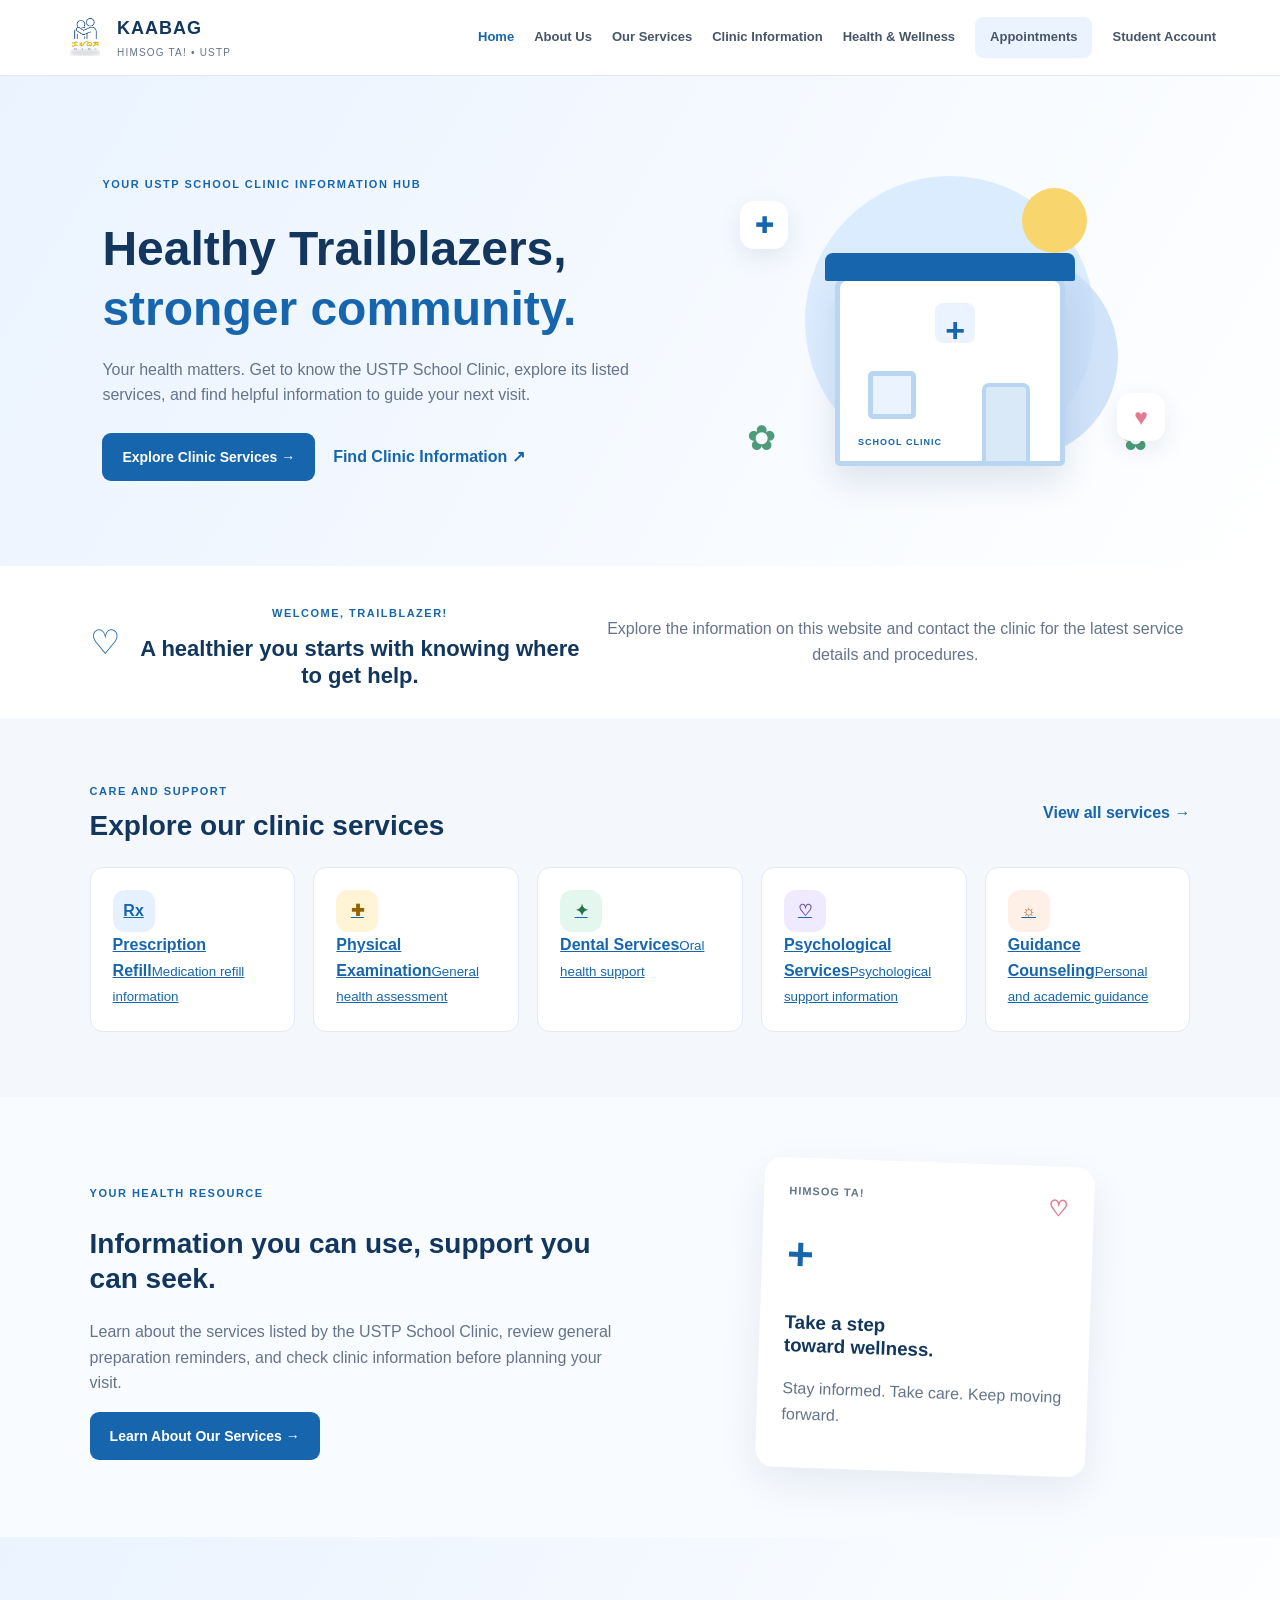
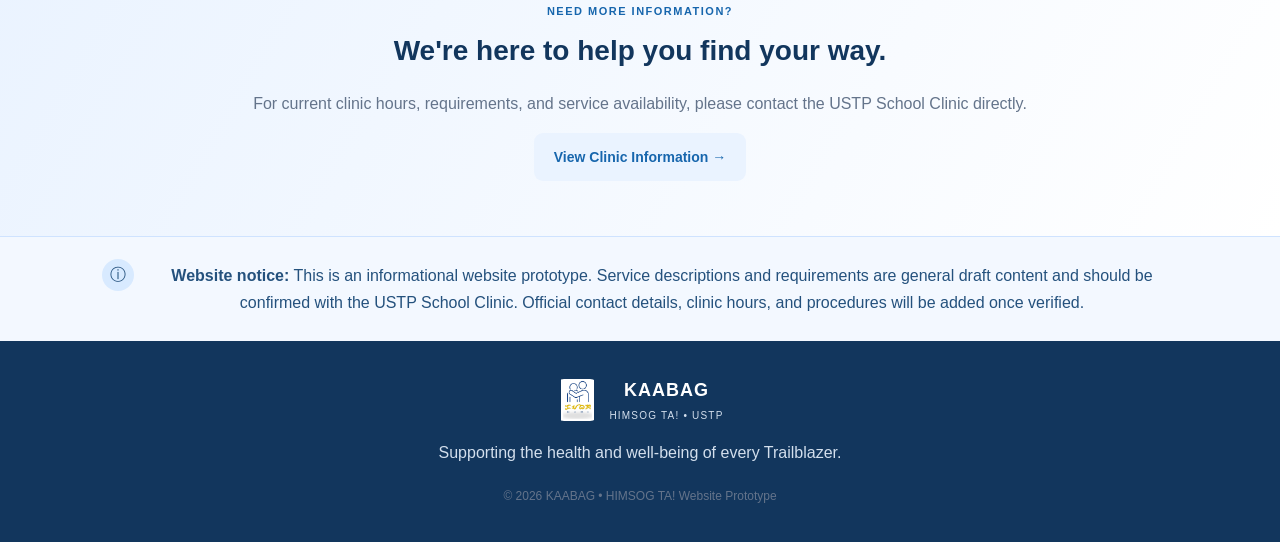
<file: HIMSUG TA/index.html>
<!DOCTYPE html>
<html lang="en">
<head>
  <meta charset="UTF-8">
  <meta name="viewport" content="width=device-width, initial-scale=1.0">
  <meta name="description" content="HIMSOG TA! — USTP School Clinic information hub for Trailblazers.">
  <title>Home | HIMSOG TA! - USTP School Clinic</title>
  <link rel="stylesheet" href="css/style.css">
  <script src="js/home.js" defer></script>
</head>
<body>
  <header class="site-header">
    <a class="brand" href="index.html" aria-label="HIMSOG TA home">
      <img class="brand-logo" src="images/kaabag-logo.jpg" alt="KAABAG company logo">
      <span><strong>KAABAG</strong><small>HIMSOG TA! • USTP</small></span>
    </a>
    <button class="menu-toggle" id="menuToggle" aria-label="Open navigation" aria-expanded="false">☰</button>
    <nav class="main-nav" id="mainNav">
      <a class="active" href="index.html">Home</a>
      <a href="about.html">About Us</a>
      <a href="services.html">Our Services</a>
      <a href="clinic-info.html">Clinic Information</a>
      <a href="wellness.html">Health &amp; Wellness</a>
      <a class="nav-appointment" href="appointments.php">Appointments</a><a href="login.php">Student Account</a>
    </nav>
  </header>

  <main>
    <section class="hero home-hero">
      <div class="hero-copy">
        <p class="eyebrow"><span></span> YOUR USTP SCHOOL CLINIC INFORMATION HUB</p>
        <h1>Healthy Trailblazers,<br><em>stronger community.</em></h1>
        <p class="hero-description">Your health matters. Get to know the USTP School Clinic, explore its listed services, and find helpful information to guide your next visit.</p>
        <div class="hero-actions">
          <a class="primary-button" href="services.html">Explore Clinic Services <span>→</span></a>
          <a class="text-link" href="clinic-info.html">Find Clinic Information <span>↗</span></a>
        </div>
      </div>
      <div class="hero-art home-art" aria-label="Healthcare themed illustration">
        <div class="art-circle circle-one"></div>
        <div class="art-circle circle-two"></div>
        <div class="home-illustration">
          <div class="illustration-sun"></div>
          <div class="clinic-building">
            <div class="building-roof"></div>
            <div class="building-face">
              <div class="building-cross">+</div>
              <div class="building-window"></div>
              <div class="building-door"></div>
            </div>
            <div class="building-sign">SCHOOL CLINIC</div>
          </div>
          <div class="plant plant-left">✿</div>
          <div class="plant plant-right">✿</div>
        </div>
        <div class="floating-pill">✚</div>
        <div class="floating-heart">♥</div>
      </div>
    </section>

    <section class="welcome-strip">
      <div class="welcome-mark">♡</div>
      <div>
        <p class="eyebrow blue">WELCOME, TRAILBLAZER!</p>
        <h2>A healthier you starts with knowing where to get help.</h2>
      </div>
      <p>Explore the information on this website and contact the clinic for the latest service details and procedures.</p>
    </section>

    <section class="home-services">
      <div class="section-heading">
        <div>
          <p class="eyebrow blue">CARE AND SUPPORT</p>
          <h2>Explore our clinic services</h2>
        </div>
        <a class="text-link" href="services.html">View all services <span>→</span></a>
      </div>
      <div class="home-service-grid">
        <a class="home-service-item" href="services.html">
          <span class="mini-icon icon-blue">Rx</span><strong>Prescription Refill</strong><small>Medication refill information</small>
        </a>
        <a class="home-service-item" href="services.html">
          <span class="mini-icon icon-yellow">✚</span><strong>Physical Examination</strong><small>General health assessment</small>
        </a>
        <a class="home-service-item" href="services.html">
          <span class="mini-icon icon-mint">✦</span><strong>Dental Services</strong><small>Oral health support</small>
        </a>
        <a class="home-service-item" href="services.html">
          <span class="mini-icon icon-lavender">♡</span><strong>Psychological Services</strong><small>Psychological support information</small>
        </a>
        <a class="home-service-item" href="services.html">
          <span class="mini-icon icon-peach">☼</span><strong>Guidance Counseling</strong><small>Personal and academic guidance</small>
        </a>
      </div>
    </section>

    <section class="home-feature-row">
      <div class="feature-copy">
        <p class="eyebrow blue">YOUR HEALTH RESOURCE</p>
        <h2>Information you can use, support you can seek.</h2>
        <p>Learn about the services listed by the USTP School Clinic, review general preparation reminders, and check clinic information before planning your visit.</p>
        <a class="primary-button" href="services.html">Learn About Our Services <span>→</span></a>
      </div>
      <div class="feature-note">
        <div class="note-top"><span>HIMSOG TA!</span><span class="note-heart">♡</span></div>
        <div class="note-symbol">+</div>
        <h3>Take a step<br>toward wellness.</h3>
        <p>Stay informed. Take care. Keep moving forward.</p>
      </div>
    </section>

    <section class="home-cta">
      <div>
        <p class="eyebrow"><span></span> NEED MORE INFORMATION?</p>
        <h2>We're here to help you find your way.</h2>
        <p>For current clinic hours, requirements, and service availability, please contact the USTP School Clinic directly.</p>
      </div>
      <a class="secondary-button" href="clinic-info.html">View Clinic Information <span>→</span></a>
    </section>

    <section class="notice home-notice">
      <span class="notice-icon">ⓘ</span>
      <p><strong>Website notice:</strong> This is an informational website prototype. Service descriptions and requirements are general draft content and should be confirmed with the USTP School Clinic. Official contact details, clinic hours, and procedures will be added once verified.</p>
    </section>
  </main>

  <footer class="site-footer">
    <a class="brand footer-brand" href="index.html">
      <img class="brand-logo" src="images/kaabag-logo.jpg" alt="KAABAG company logo">
      <span><strong>KAABAG</strong><small>HIMSOG TA! • USTP</small></span>
    </a>
    <p>Supporting the health and well-being of every Trailblazer.</p>
    <span class="copyright">© 2026 KAABAG • HIMSOG TA! Website Prototype</span>
  </footer>
</body>
</html>
</file>
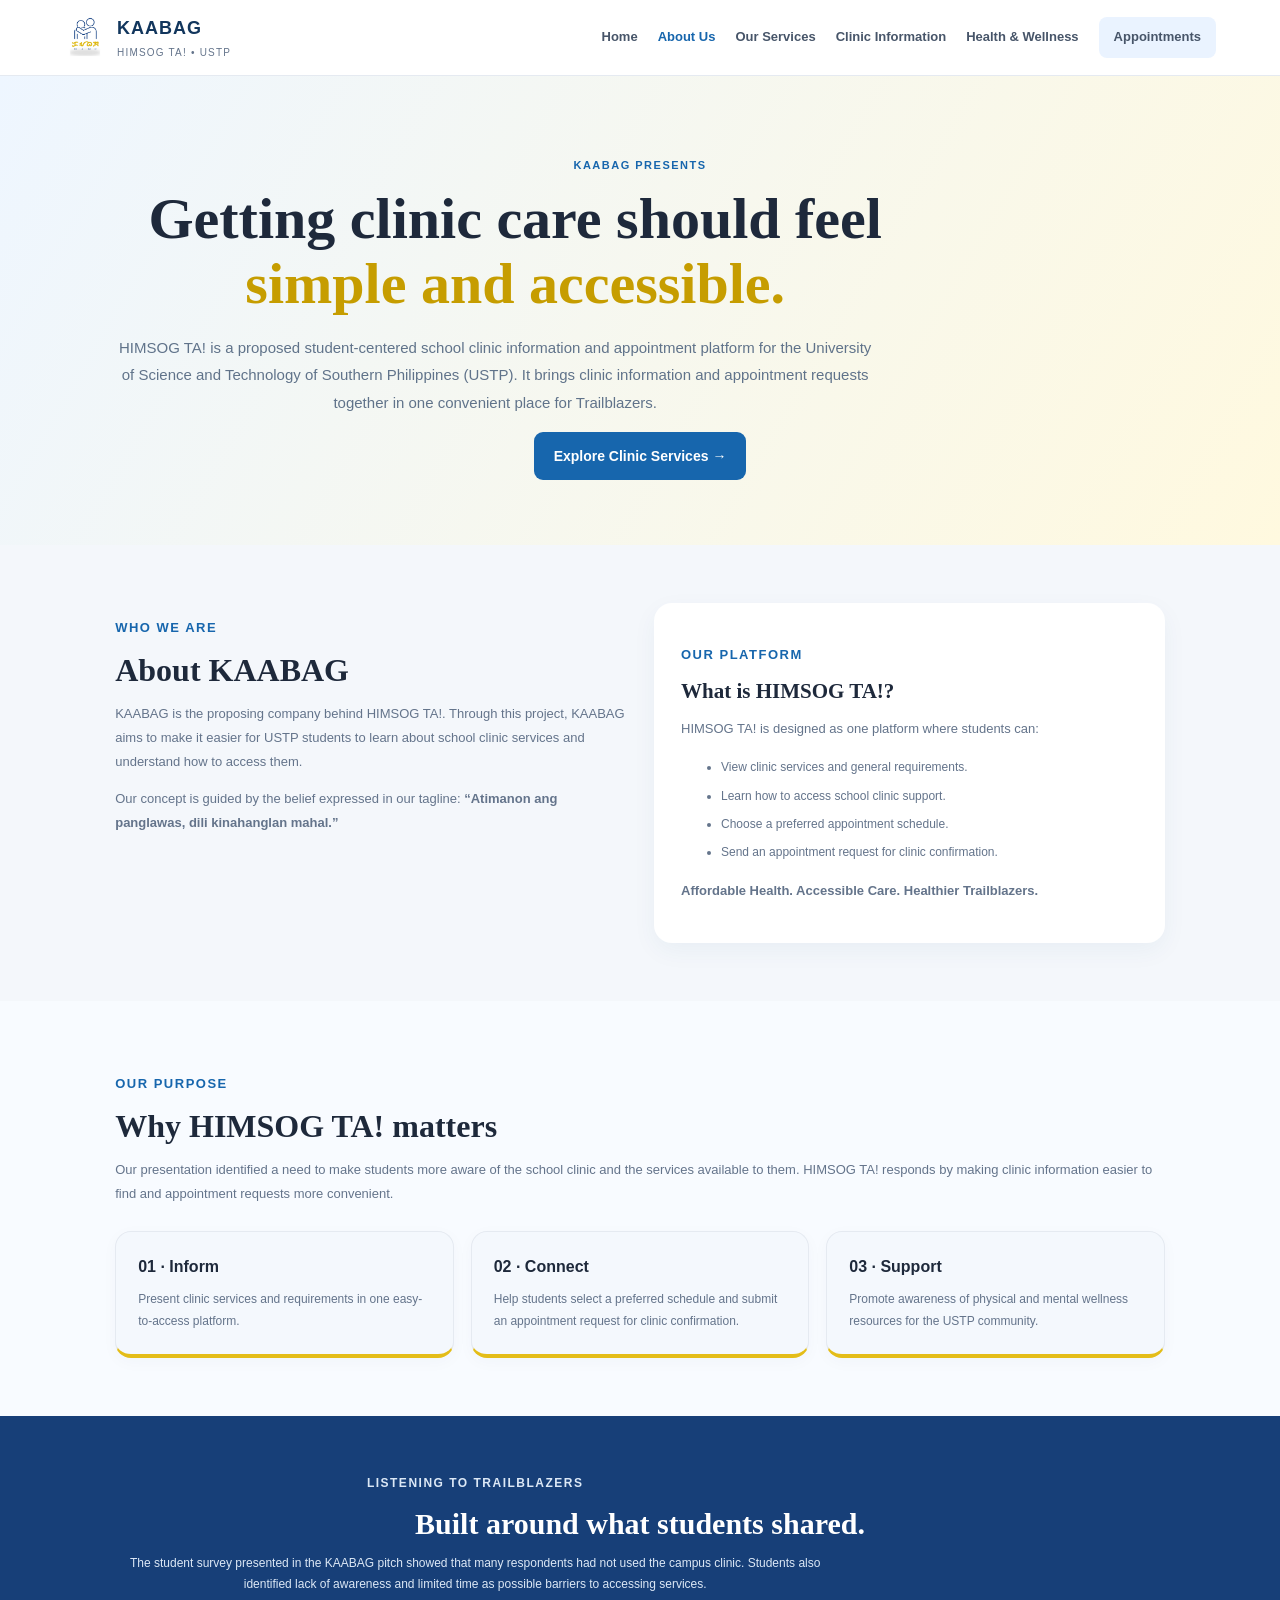
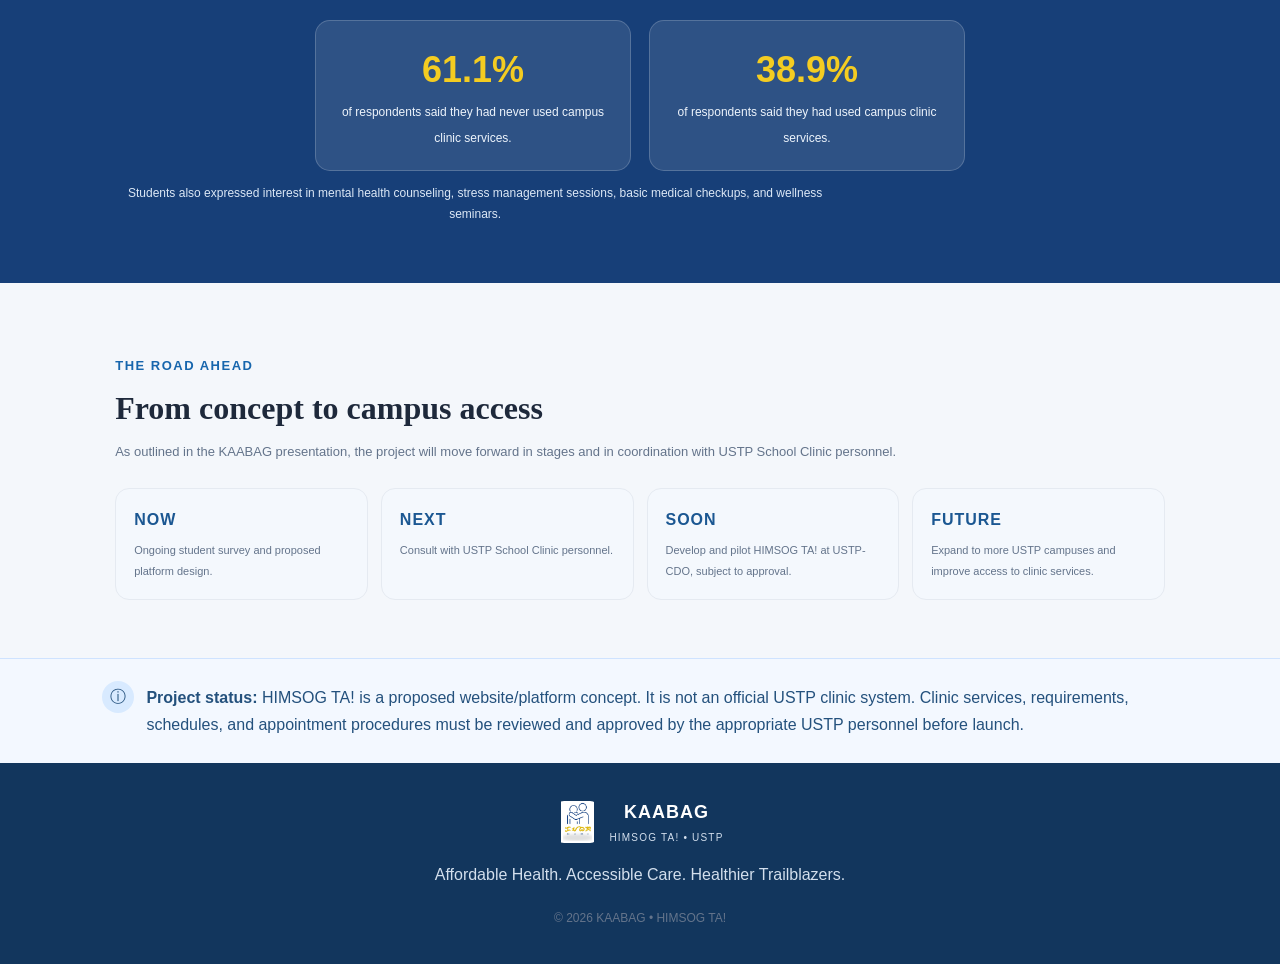
<file: HIMSUG TA/about.html>
<!DOCTYPE html>
<html lang="en">
<head>
  <meta charset="UTF-8">
  <meta name="viewport" content="width=device-width, initial-scale=1.0">
  <meta name="description" content="About KAABAG and HIMSOG TA!, a proposed USTP school clinic information and appointment platform.">
  <title>About Us | KAABAG - HIMSOG TA!</title>
  <link rel="stylesheet" href="css/style.css">
  <script src="js/home.js" defer></script>
  <style>
    .about-hero{padding:70px 9% 65px;background:linear-gradient(120deg,#eef6ff,#fff9df)}
    .about-hero h1{max-width:800px;margin:0 0 17px;color:var(--deep-blue);font:700 clamp(38px,5vw,58px)/1.12 'Playfair Display',Georgia,serif}
    .about-hero h1 span{color:#c69d00}
    .about-hero p:not(.eyebrow){max-width:760px;color:#60738a;font-size:15px;line-height:1.85}
    .about-section{padding:58px 9%}
    .about-section h2{margin:0 0 13px;color:var(--deep-blue);font:700 32px 'Playfair Display',Georgia,serif}
    .about-section p{color:var(--muted);font-size:13px;line-height:1.85}
    .about-two-col{display:grid;grid-template-columns:1fr 1fr;gap:28px}
    .about-card{padding:27px;border:1px solid var(--line);border-radius:18px;background:white;box-shadow:0 8px 25px rgba(28,69,112,.05)}
    .about-card h3{margin:0 0 10px;color:var(--deep-blue);font:700 21px 'Playfair Display',Georgia,serif}
    .about-card li{margin:8px 0;color:var(--muted);font-size:12px;line-height:1.7}
    .purpose-grid{display:grid;grid-template-columns:repeat(3,1fr);gap:17px;margin-top:25px}
    .purpose-card{padding:22px;border-radius:16px;background:#f4f8fd;border-bottom:4px solid #e4bd18}
    .purpose-card strong{display:block;margin-bottom:8px;color:var(--deep-blue)}
    .purpose-card p{margin:0;font-size:12px}
    .survey-band{padding:45px 9%;background:#173f78;color:white}
    .survey-band h2{margin:0 0 10px;color:white;font:700 30px 'Playfair Display',Georgia,serif}
    .survey-band>p{max-width:720px;color:#dce8f6;font-size:12px;line-height:1.8}
    .survey-stats{display:grid;grid-template-columns:repeat(2,1fr);gap:18px;margin-top:24px;max-width:650px}
    .survey-stat{padding:20px;border-radius:15px;background:rgba(255,255,255,.1)}
    .survey-stat b{display:block;color:#f4cc21;font-size:36px}
    .survey-stat span{color:#edf4fc;font-size:12px}
    .roadmap{display:grid;grid-template-columns:repeat(4,1fr);gap:13px;margin-top:24px}
    .roadmap-step{padding:18px;border-radius:14px;background:#f4f8fd}
    .roadmap-step b{display:block;margin-bottom:8px;color:#1b5792}
    .roadmap-step p{margin:0;font-size:11px}
    @media(max-width:760px){.about-two-col,.purpose-grid{grid-template-columns:1fr}.roadmap{grid-template-columns:1fr 1fr}}
    @media(max-width:480px){.roadmap,.survey-stats{grid-template-columns:1fr}}
  </style>
</head>
<body>
  <header class="site-header">
    <a class="brand" href="index.html" aria-label="HIMSOG TA home">
      <img class="brand-logo" src="images/kaabag-logo.jpg" alt="KAABAG company logo">
      <span><strong>KAABAG</strong><small>HIMSOG TA! • USTP</small></span>
    </a>
    <button class="menu-toggle" id="menuToggle" aria-label="Open navigation" aria-expanded="false">☰</button>
    <nav class="main-nav" id="mainNav">
      <a href="index.html">Home</a>
      <a class="active" href="about.html">About Us</a>
      <a href="services.html">Our Services</a>
      <a href="clinic-info.html">Clinic Information</a>
      <a href="wellness.html">Health &amp; Wellness</a>
      <a class="nav-appointment" href="appointments.php">Appointments</a>
    </nav>
  </header>

  <main>
    <section class="about-hero">
      <p class="eyebrow blue">KAABAG PRESENTS</p>
      <h1>Getting clinic care should feel <span>simple and accessible.</span></h1>
      <p>HIMSOG TA! is a proposed student-centered school clinic information and appointment platform for the University of Science and Technology of Southern Philippines (USTP). It brings clinic information and appointment requests together in one convenient place for Trailblazers.</p>
      <a class="primary-button" href="services.html">Explore Clinic Services <span>→</span></a>
    </section>

    <section class="about-section">
      <div class="about-two-col">
        <div>
          <p class="eyebrow blue">WHO WE ARE</p>
          <h2>About KAABAG</h2>
          <p>KAABAG is the proposing company behind HIMSOG TA!. Through this project, KAABAG aims to make it easier for USTP students to learn about school clinic services and understand how to access them.</p>
          <p>Our concept is guided by the belief expressed in our tagline: <strong>“Atimanon ang panglawas, dili kinahanglan mahal.”</strong></p>
        </div>
        <div class="about-card">
          <p class="eyebrow blue">OUR PLATFORM</p>
          <h3>What is HIMSOG TA!?</h3>
          <p>HIMSOG TA! is designed as one platform where students can:</p>
          <ul>
            <li>View clinic services and general requirements.</li>
            <li>Learn how to access school clinic support.</li>
            <li>Choose a preferred appointment schedule.</li>
            <li>Send an appointment request for clinic confirmation.</li>
          </ul>
          <p><strong>Affordable Health. Accessible Care. Healthier Trailblazers.</strong></p>
        </div>
      </div>
    </section>

    <section class="about-section" style="background:#f8fbff">
      <p class="eyebrow blue">OUR PURPOSE</p>
      <h2>Why HIMSOG TA! matters</h2>
      <p>Our presentation identified a need to make students more aware of the school clinic and the services available to them. HIMSOG TA! responds by making clinic information easier to find and appointment requests more convenient.</p>
      <div class="purpose-grid">
        <div class="purpose-card"><strong>01 · Inform</strong><p>Present clinic services and requirements in one easy-to-access platform.</p></div>
        <div class="purpose-card"><strong>02 · Connect</strong><p>Help students select a preferred schedule and submit an appointment request for clinic confirmation.</p></div>
        <div class="purpose-card"><strong>03 · Support</strong><p>Promote awareness of physical and mental wellness resources for the USTP community.</p></div>
      </div>
    </section>

    <section class="survey-band">
      <p class="eyebrow">LISTENING TO TRAILBLAZERS</p>
      <h2>Built around what students shared.</h2>
      <p>The student survey presented in the KAABAG pitch showed that many respondents had not used the campus clinic. Students also identified lack of awareness and limited time as possible barriers to accessing services.</p>
      <div class="survey-stats">
        <div class="survey-stat"><b>61.1%</b><span>of respondents said they had never used campus clinic services.</span></div>
        <div class="survey-stat"><b>38.9%</b><span>of respondents said they had used campus clinic services.</span></div>
      </div>
      <p>Students also expressed interest in mental health counseling, stress management sessions, basic medical checkups, and wellness seminars.</p>
    </section>

    <section class="about-section">
      <p class="eyebrow blue">THE ROAD AHEAD</p>
      <h2>From concept to campus access</h2>
      <p>As outlined in the KAABAG presentation, the project will move forward in stages and in coordination with USTP School Clinic personnel.</p>
      <div class="roadmap">
        <div class="roadmap-step"><b>NOW</b><p>Ongoing student survey and proposed platform design.</p></div>
        <div class="roadmap-step"><b>NEXT</b><p>Consult with USTP School Clinic personnel.</p></div>
        <div class="roadmap-step"><b>SOON</b><p>Develop and pilot HIMSOG TA! at USTP-CDO, subject to approval.</p></div>
        <div class="roadmap-step"><b>FUTURE</b><p>Expand to more USTP campuses and improve access to clinic services.</p></div>
      </div>
    </section>

    <section class="notice">
      <span class="notice-icon">ⓘ</span>
      <p><strong>Project status:</strong> HIMSOG TA! is a proposed website/platform concept. It is not an official USTP clinic system. Clinic services, requirements, schedules, and appointment procedures must be reviewed and approved by the appropriate USTP personnel before launch.</p>
    </section>
  </main>

  <footer class="site-footer">
    <a class="brand footer-brand" href="index.html">
      <img class="brand-logo" src="images/kaabag-logo.jpg" alt="KAABAG company logo">
      <span><strong>KAABAG</strong><small>HIMSOG TA! • USTP</small></span>
    </a>
    <p>Affordable Health. Accessible Care. Healthier Trailblazers.</p>
    <span class="copyright">© 2026 KAABAG • HIMSOG TA!</span>
  </footer>
</body>
</html>
</file>
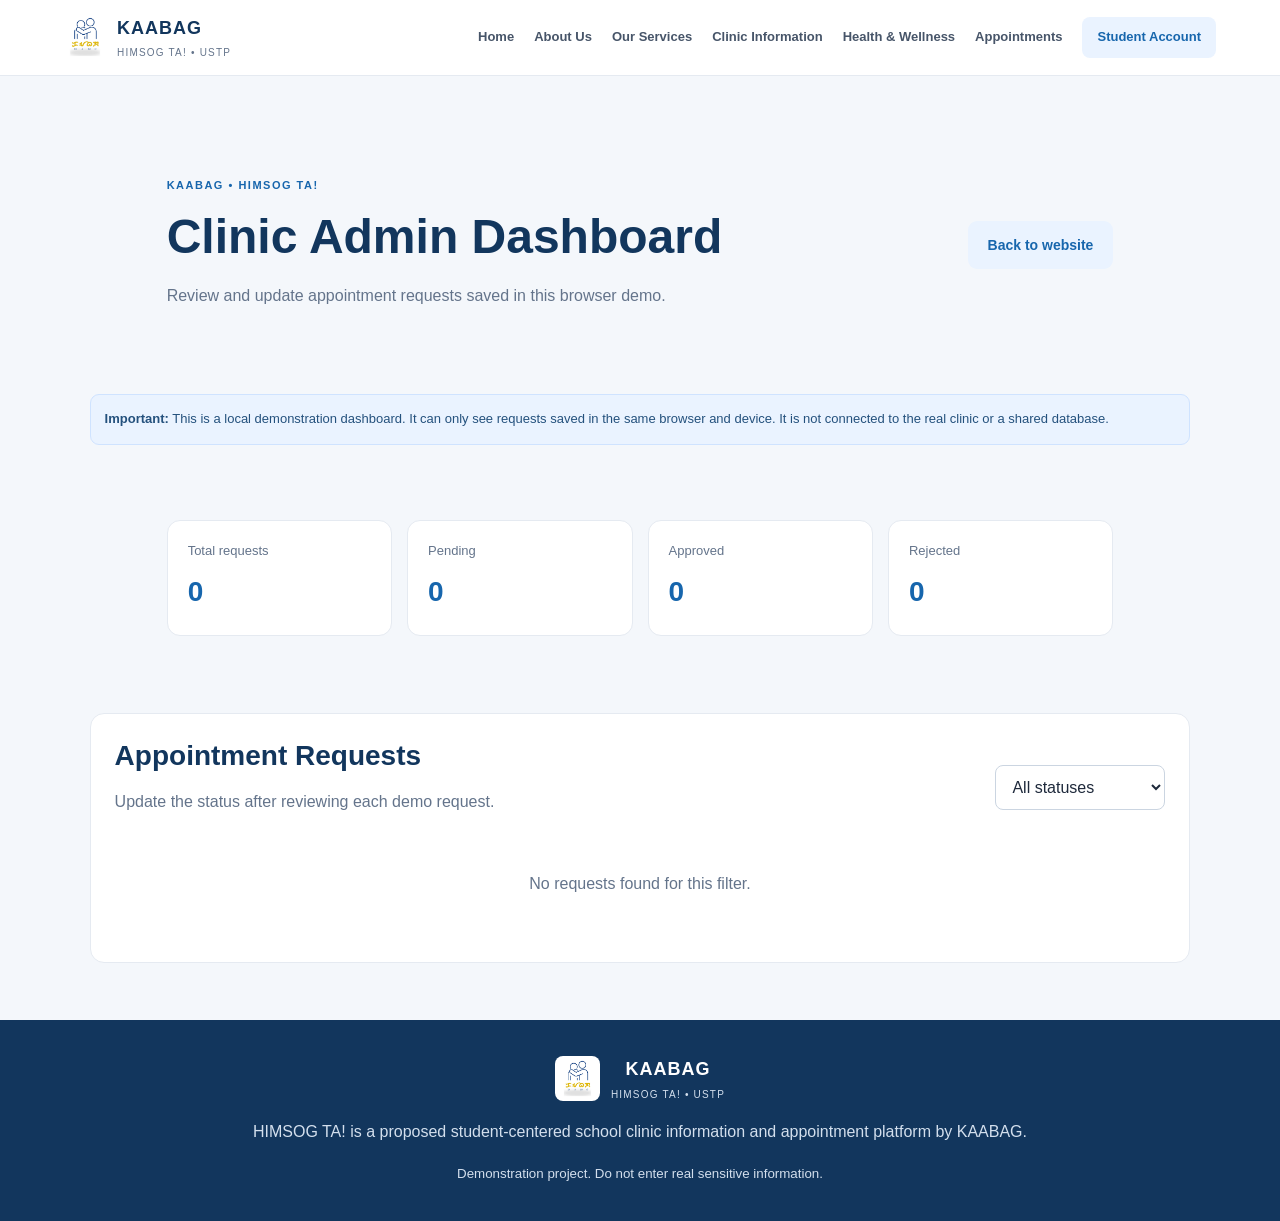
<file: HIMSUG TA/admin.html>
<!DOCTYPE html><html lang="en"><head><meta charset="UTF-8"><meta name="viewport" content="width=device-width, initial-scale=1.0"><title>Admin Dashboard | KAABAG - HIMSOG TA!</title><link rel="stylesheet" href="css/style.css"><script src="js/home.js" defer></script><script src="js/admin.js" defer></script></head><body><header class="site-header">
<a class="brand" href="index.html"><img class="brand-logo" src="images/kaabag-logo.jpg" alt="KAABAG company logo"><span><strong>KAABAG</strong><small>HIMSOG TA! • USTP</small></span></a>
<button class="menu-toggle" id="menuToggle" aria-label="Open navigation" aria-expanded="false">☰</button>
<nav class="main-nav" id="mainNav">
<a href="index.html">Home</a><a href="about.html">About Us</a><a href="services.html">Our Services</a><a href="clinic-info.html">Clinic Information</a><a href="wellness.html">Health &amp; Wellness</a><a href="appointments.php">Appointments</a>
<a class="nav-appointment active" href="login.html">Student Account</a>
</nav></header>
<main class="admin-page"><section class="admin-heading"><div><p class="eyebrow blue">KAABAG • HIMSOG TA!</p><h1>Clinic Admin Dashboard</h1><p>Review and update appointment requests saved in this browser demo.</p></div><a class="secondary-button" href="index.html">Back to website</a></section>
<div class="demo-warning"><strong>Important:</strong> This is a local demonstration dashboard. It can only see requests saved in the same browser and device. It is not connected to the real clinic or a shared database.</div>
<section class="admin-stats"><article><span>Total requests</span><strong id="totalCount">0</strong></article><article><span>Pending</span><strong id="pendingCount">0</strong></article><article><span>Approved</span><strong id="approvedCount">0</strong></article><article><span>Rejected</span><strong id="rejectedCount">0</strong></article></section>
<section class="admin-panel"><div class="admin-toolbar"><div><h2>Appointment Requests</h2><p>Update the status after reviewing each demo request.</p></div><select id="statusFilter" aria-label="Filter requests"><option value="All">All statuses</option><option>Pending</option><option>Approved</option><option>Rejected</option></select></div><div id="adminRequests" class="admin-requests"><p class="empty-requests">No requests found in this browser.</p></div></section>
</main><footer class="site-footer"><div class="footer-brand brand"><img class="brand-logo footer-logo" src="images/kaabag-logo.jpg" alt="KAABAG company logo"><span><strong>KAABAG</strong><small>HIMSOG TA! • USTP</small></span></div><p>HIMSOG TA! is a proposed student-centered school clinic information and appointment platform by KAABAG.</p><small>Demonstration project. Do not enter real sensitive information.</small></footer></body></html>
</file>
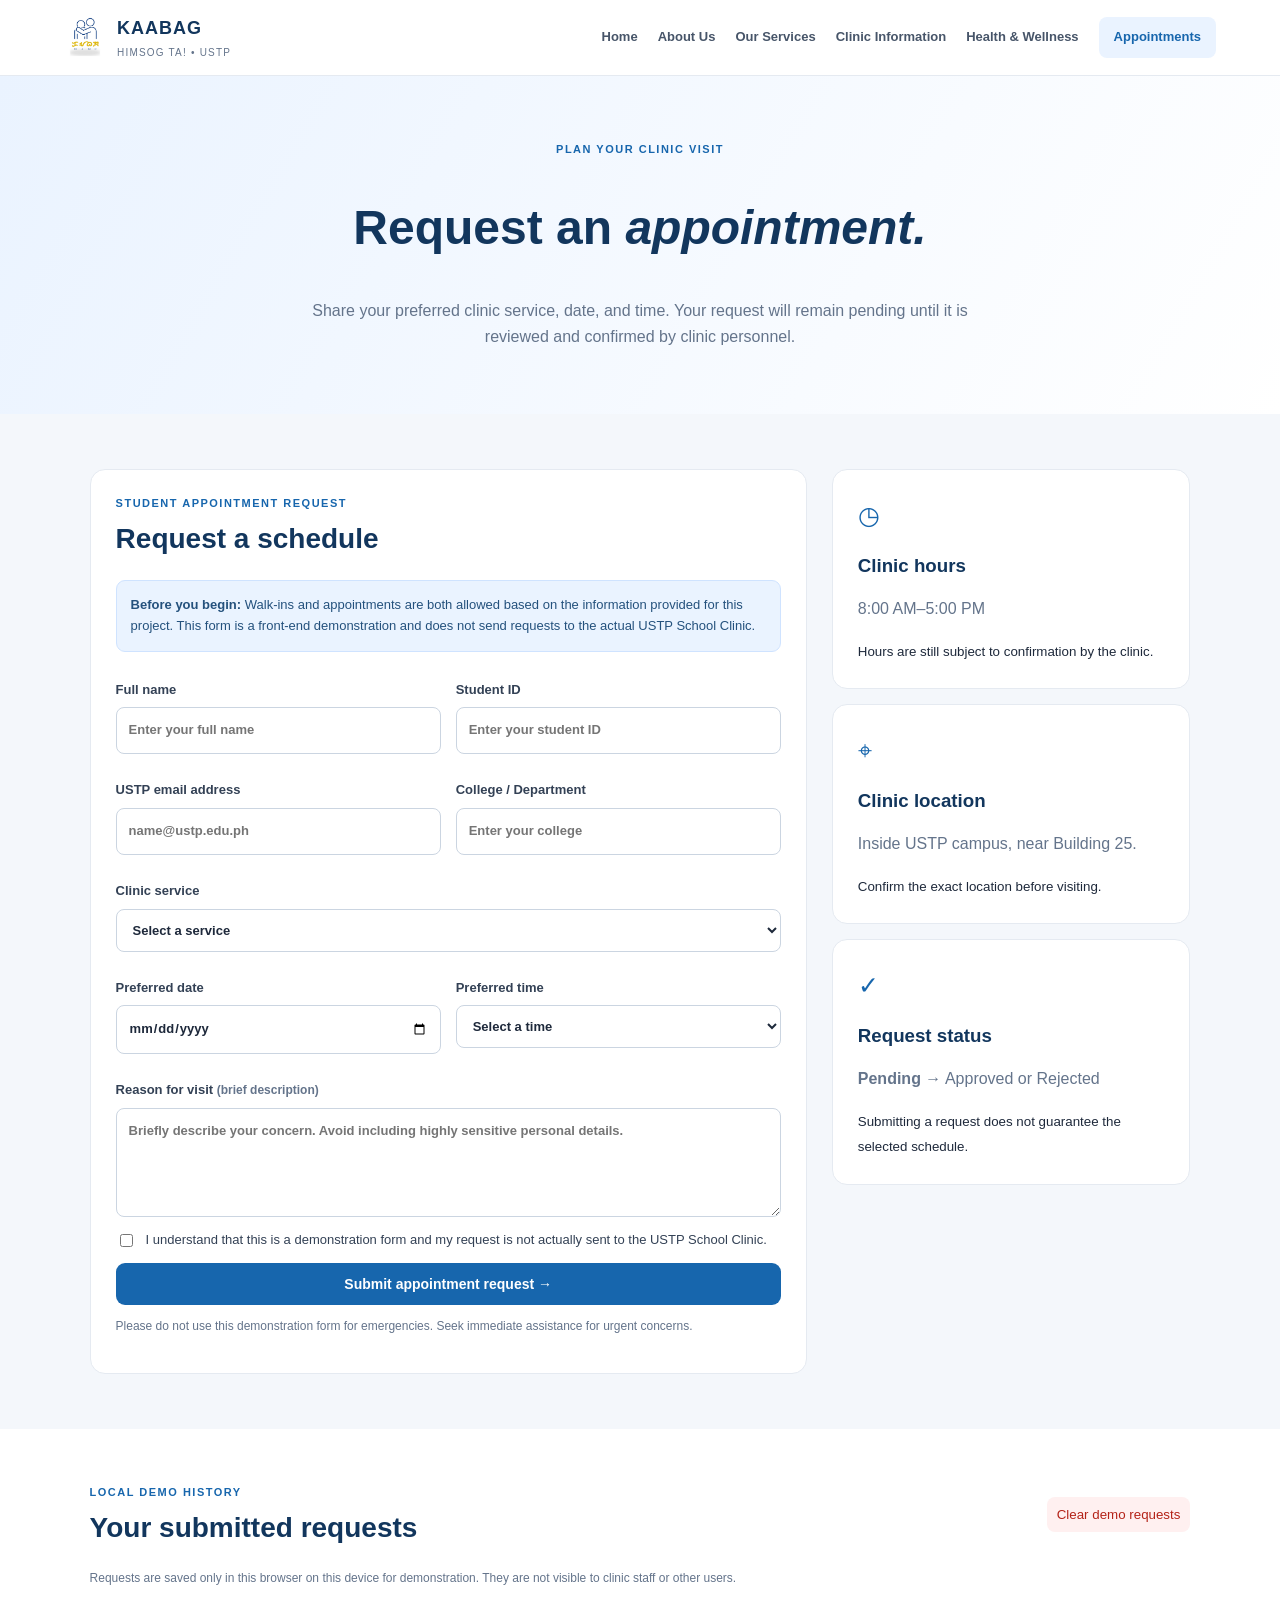
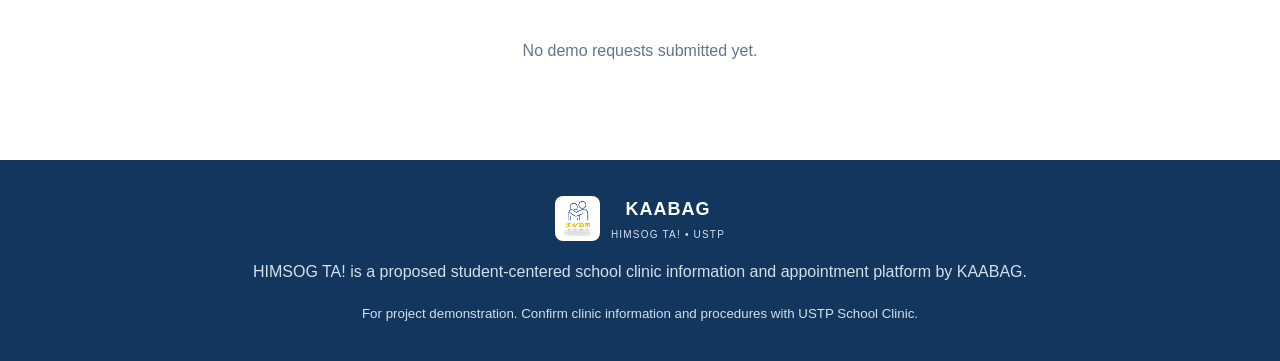
<file: HIMSUG TA/appointments.html>
<!DOCTYPE html>
<html lang="en"><head>
<meta charset="UTF-8"><meta name="viewport" content="width=device-width, initial-scale=1.0">
<meta name="description" content="Submit a school clinic appointment request through HIMSOG TA! by KAABAG.">
<title>Appointments | KAABAG - HIMSOG TA!</title>
<link rel="stylesheet" href="css/style.css"><script src="js/home.js" defer></script><script src="js/appointments.js" defer></script>
</head><body>
<header class="site-header">
    <a class="brand" href="index.html" aria-label="KAABAG HIMSOG TA home">
      <img class="brand-logo" src="images/kaabag-logo.jpg" alt="KAABAG company logo">
      <span><strong>KAABAG</strong><small>HIMSOG TA! • USTP</small></span>
    </a>
    <button class="menu-toggle" id="menuToggle" aria-label="Open navigation" aria-expanded="false">☰</button>
    <nav class="main-nav" id="mainNav">
      <a href="index.html">Home</a>
      <a href="about.html">About Us</a>
      <a href="services.html">Our Services</a>
      <a href="clinic-info.html">Clinic Information</a>
      <a class="" href="wellness.html">Health &amp; Wellness</a>
      <a class="active nav-appointment" href="appointments.php">Appointments</a>
    </nav>
  </header>
<main>
<section class="appointment-hero">
 <p class="eyebrow"><span></span> PLAN YOUR CLINIC VISIT</p>
 <h1>Request an <em>appointment.</em></h1>
 <p>Share your preferred clinic service, date, and time. Your request will remain pending until it is reviewed and confirmed by clinic personnel.</p>
</section>
<section class="appointment-layout">
 <div class="appointment-form-card">
  <div class="section-heading"><div><p class="eyebrow blue">STUDENT APPOINTMENT REQUEST</p><h2>Request a schedule</h2></div></div>
  <div class="form-notice"><strong>Before you begin:</strong> Walk-ins and appointments are both allowed based on the information provided for this project. This form is a front-end demonstration and does not send requests to the actual USTP School Clinic.</div>
  <form id="appointmentForm" class="appointment-form">
   <div class="form-row"><label>Full name<input name="fullName" type="text" placeholder="Enter your full name" required></label><label>Student ID<input name="studentId" type="text" placeholder="Enter your student ID" required></label></div>
   <div class="form-row"><label>USTP email address<input name="email" type="email" placeholder="name@ustp.edu.ph" required></label><label>College / Department<input name="college" type="text" placeholder="Enter your college" required></label></div>
   <label>Clinic service<select name="service" required><option value="">Select a service</option><option>Prescription Refill</option><option>Physical Examination</option><option>Dental Services</option><option>Psychological Services</option><option>Guidance Counseling</option><option>General Clinic Consultation</option></select></label>
   <div class="form-row"><label>Preferred date<input name="date" id="appointmentDate" type="date" required></label><label>Preferred time<select name="time" required><option value="">Select a time</option><option>8:00 AM</option><option>9:00 AM</option><option>10:00 AM</option><option>11:00 AM</option><option>1:00 PM</option><option>2:00 PM</option><option>3:00 PM</option><option>4:00 PM</option></select></label></div>
   <label>Reason for visit <span class="optional">(brief description)</span><textarea name="reason" rows="4" placeholder="Briefly describe your concern. Avoid including highly sensitive personal details." required></textarea></label>
   <label class="consent-line"><input type="checkbox" name="consent" required><span>I understand that this is a demonstration form and my request is not actually sent to the USTP School Clinic.</span></label>
   <button class="primary-button" type="submit">Submit appointment request <span>→</span></button>
   <p class="form-small">Please do not use this demonstration form for emergencies. Seek immediate assistance for urgent concerns.</p>
  </form>
  <div id="requestConfirmation" class="request-confirmation" hidden aria-live="polite"></div>
 </div>
 <aside class="appointment-side">
  <div class="side-info-card"><div class="side-icon">◷</div><h3>Clinic hours</h3><p>8:00 AM–5:00 PM</p><small>Hours are still subject to confirmation by the clinic.</small></div>
  <div class="side-info-card"><div class="side-icon">⌖</div><h3>Clinic location</h3><p>Inside USTP campus, near Building 25.</p><small>Confirm the exact location before visiting.</small></div>
  <div class="side-info-card"><div class="side-icon">✓</div><h3>Request status</h3><p><b>Pending</b> → Approved or Rejected</p><small>Submitting a request does not guarantee the selected schedule.</small></div>
 </aside>
</section>
<section class="request-list-section">
 <div class="section-heading"><div><p class="eyebrow blue">LOCAL DEMO HISTORY</p><h2>Your submitted requests</h2></div><button class="clear-demo-button" id="clearRequests" type="button">Clear demo requests</button></div>
 <p class="request-list-note">Requests are saved only in this browser on this device for demonstration. They are not visible to clinic staff or other users.</p>
 <div id="requestList" class="request-list"><p class="empty-requests">No demo requests submitted yet.</p></div>
</section>
</main>
<footer class="site-footer">
    <div class="footer-brand brand">
      <img class="brand-logo footer-logo" src="images/kaabag-logo.jpg" alt="KAABAG company logo">
      <span><strong>KAABAG</strong><small>HIMSOG TA! • USTP</small></span>
    </div>
    <p>HIMSOG TA! is a proposed student-centered school clinic information and appointment platform by KAABAG.</p>
    <small>For project demonstration. Confirm clinic information and procedures with USTP School Clinic.</small>
  </footer>
</body></html>
</file>
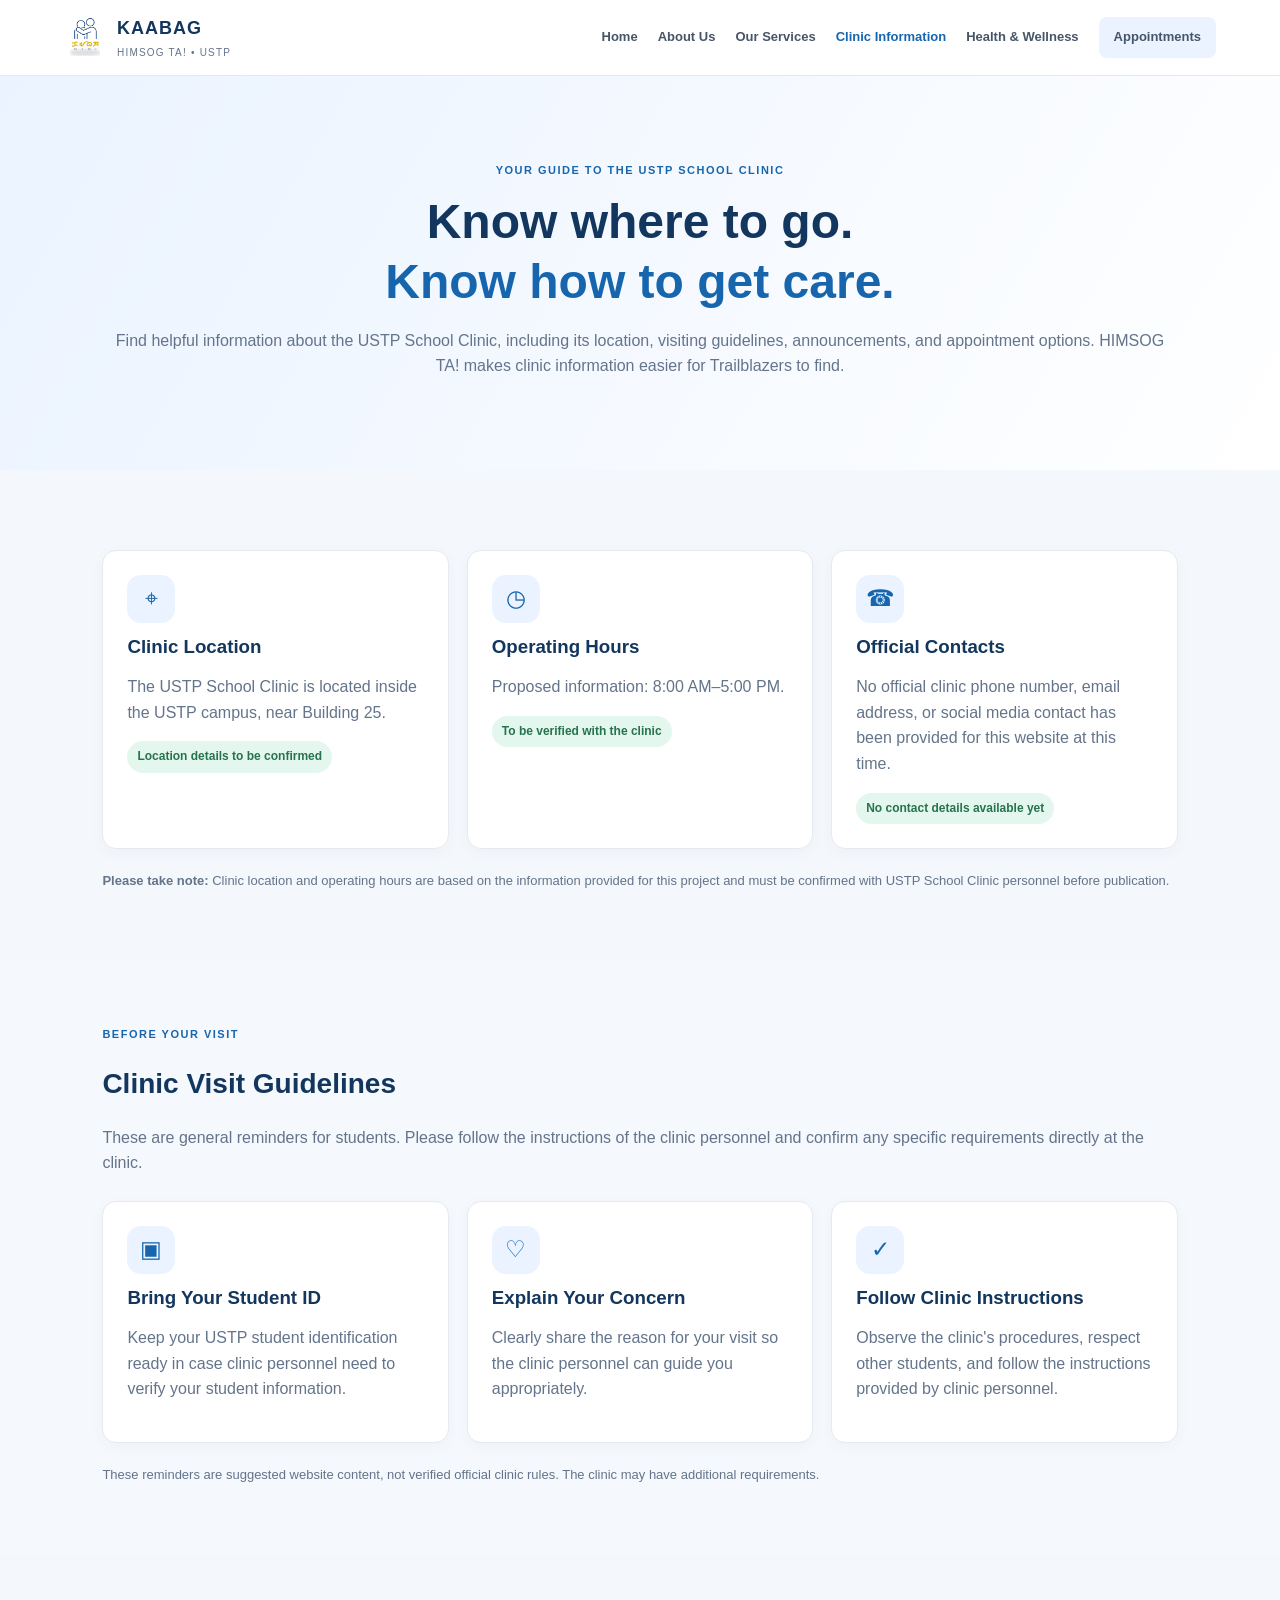
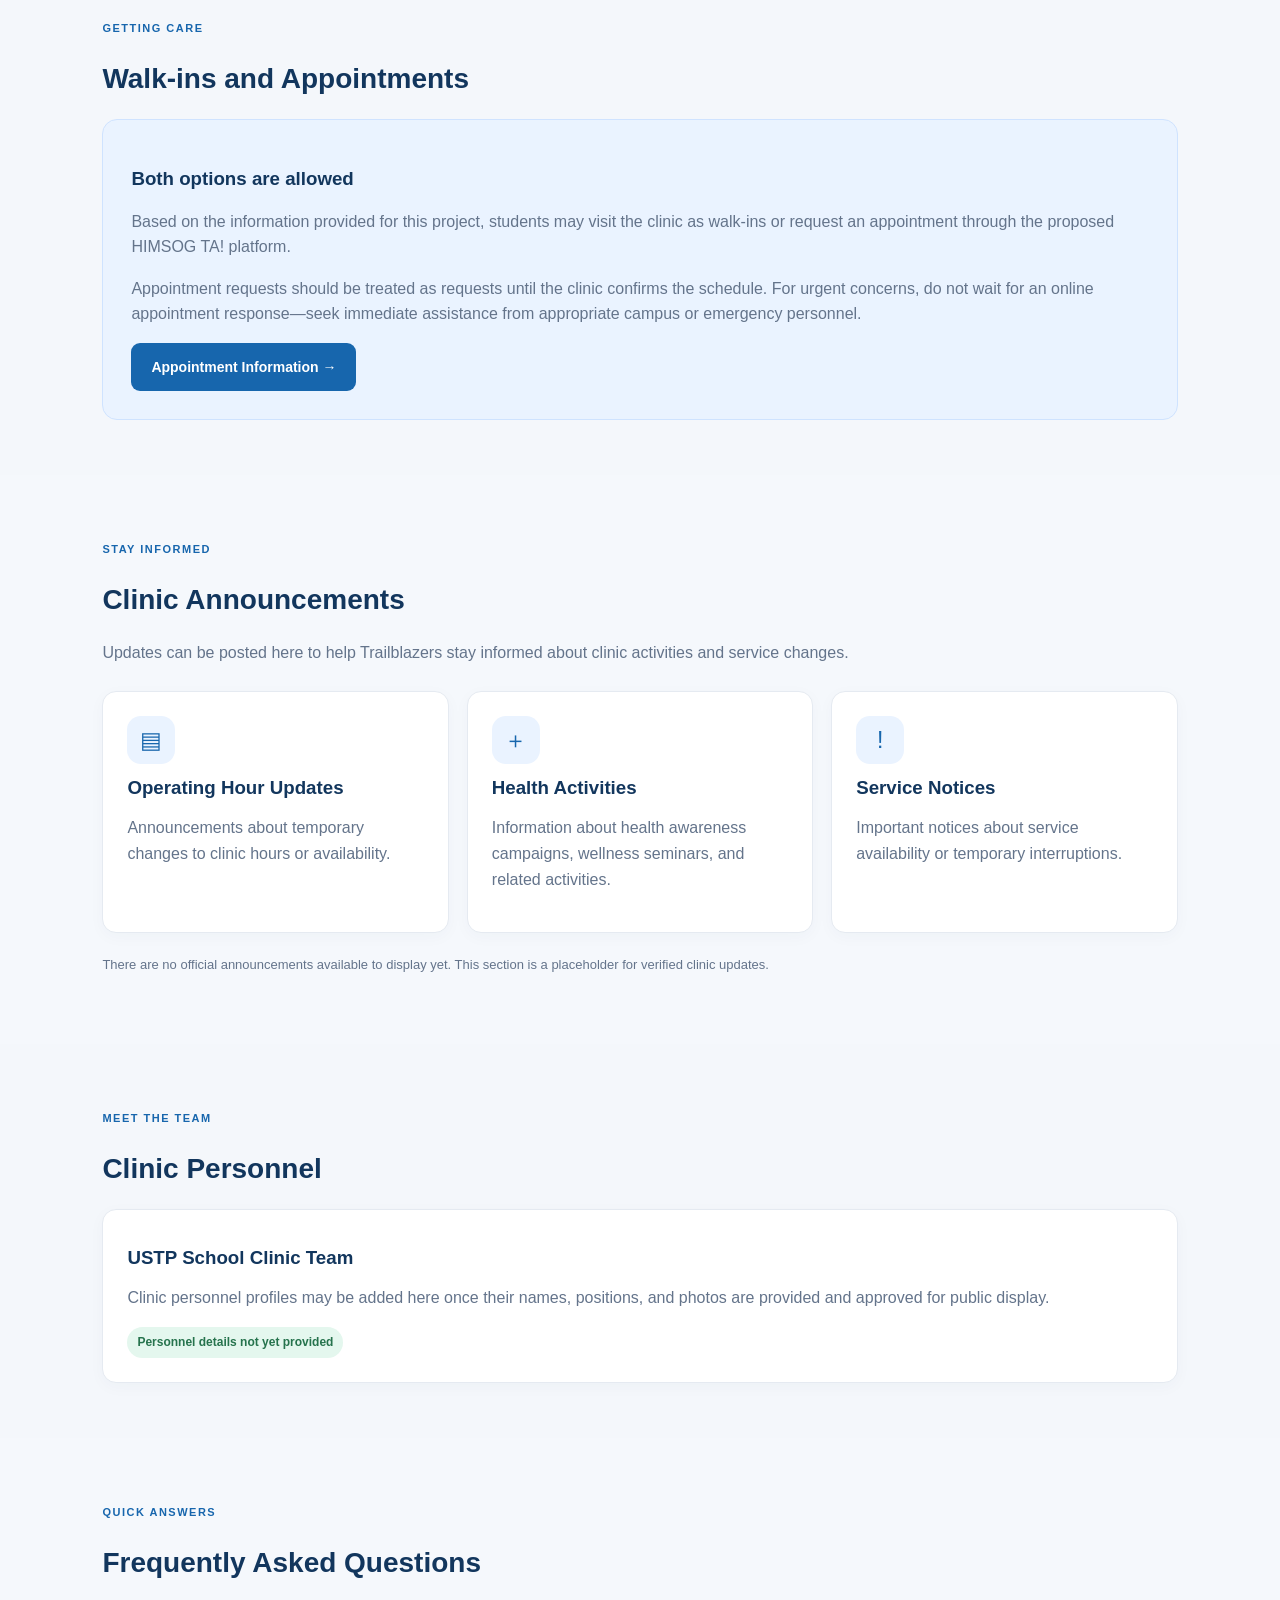
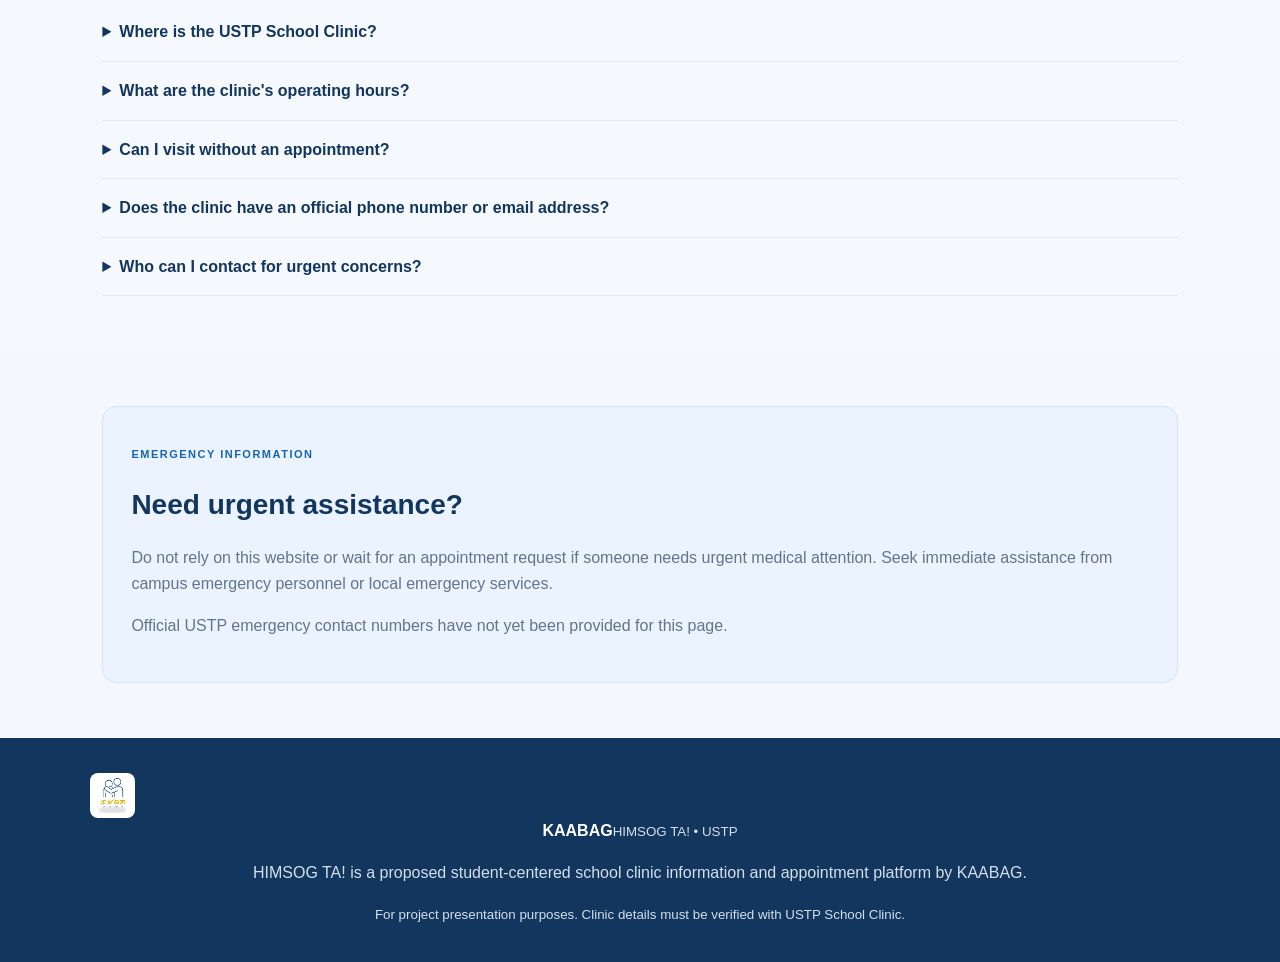
<file: HIMSUG TA/clinic-info.html>
<!DOCTYPE html>
<html lang="en">
<head>
  <meta charset="UTF-8">
  <meta name="viewport" content="width=device-width, initial-scale=1.0">
  <meta name="description" content="Find USTP School Clinic location, hours, guidelines, announcements, and appointment information through HIMSOG TA! by KAABAG.">
  <title>Clinic Information | KAABAG - HIMSOG TA!</title>
  <link rel="stylesheet" href="css/style.css">
  <script src="js/home.js" defer></script>
</head>
<body>
  <header class="site-header">
    <a class="brand" href="index.html" aria-label="KAABAG HIMSOG TA home">
      <img class="brand-logo" src="images/kaabag-logo.jpg" alt="KAABAG company logo">
      <span><strong>KAABAG</strong><small>HIMSOG TA! • USTP</small></span>
    </a>
    <button class="menu-toggle" id="menuToggle" aria-label="Open navigation" aria-expanded="false">☰</button>
    <nav class="main-nav" id="mainNav">
      <a href="index.html">Home</a>
      <a href="about.html">About Us</a>
      <a href="services.html">Our Services</a>
      <a class="active" href="clinic-info.html">Clinic Information</a>
      <a href="wellness.html">Health &amp; Wellness</a>
      <a class="nav-appointment" href="appointments.php">Appointments</a>
    </nav>
  </header>

  <main>
    <section class="clinic-info-hero">
      <p class="eyebrow"><span></span> YOUR GUIDE TO THE USTP SCHOOL CLINIC</p>
      <h1>Know where to go.<br><span>Know how to get care.</span></h1>
      <p>Find helpful information about the USTP School Clinic, including its location, visiting guidelines, announcements, and appointment options. HIMSOG TA! makes clinic information easier for Trailblazers to find.</p>
    </section>

    <section class="clinic-info-section">
      <div class="clinic-grid">
        <article class="clinic-card">
          <div class="clinic-icon">⌖</div>
          <h3>Clinic Location</h3>
          <p>The USTP School Clinic is located inside the USTP campus, near Building 25.</p>
          <span class="clinic-status">Location details to be confirmed</span>
        </article>
        <article class="clinic-card">
          <div class="clinic-icon">◷</div>
          <h3>Operating Hours</h3>
          <p>Proposed information: 8:00 AM–5:00 PM.</p>
          <span class="clinic-status">To be verified with the clinic</span>
        </article>
        <article class="clinic-card">
          <div class="clinic-icon">☎</div>
          <h3>Official Contacts</h3>
          <p>No official clinic phone number, email address, or social media contact has been provided for this website at this time.</p>
          <span class="clinic-status">No contact details available yet</span>
        </article>
      </div>
      <p class="clinic-note" style="margin-top:22px"><strong>Please take note:</strong> Clinic location and operating hours are based on the information provided for this project and must be confirmed with USTP School Clinic personnel before publication.</p>
    </section>

    <section class="clinic-info-section" style="background:#f5f8fc">
      <p class="eyebrow blue">BEFORE YOUR VISIT</p>
      <h2>Clinic Visit Guidelines</h2>
      <p>These are general reminders for students. Please follow the instructions of the clinic personnel and confirm any specific requirements directly at the clinic.</p>
      <div class="clinic-grid">
        <article class="clinic-card">
          <div class="clinic-icon">▣</div>
          <h3>Bring Your Student ID</h3>
          <p>Keep your USTP student identification ready in case clinic personnel need to verify your student information.</p>
        </article>
        <article class="clinic-card">
          <div class="clinic-icon">♡</div>
          <h3>Explain Your Concern</h3>
          <p>Clearly share the reason for your visit so the clinic personnel can guide you appropriately.</p>
        </article>
        <article class="clinic-card">
          <div class="clinic-icon">✓</div>
          <h3>Follow Clinic Instructions</h3>
          <p>Observe the clinic's procedures, respect other students, and follow the instructions provided by clinic personnel.</p>
        </article>
      </div>
      <p class="clinic-note" style="margin-top:22px">These reminders are suggested website content, not verified official clinic rules. The clinic may have additional requirements.</p>
    </section>

    <section class="clinic-info-section">
      <p class="eyebrow blue">GETTING CARE</p>
      <h2>Walk-ins and Appointments</h2>
      <div class="clinic-highlight">
        <h3>Both options are allowed</h3>
        <p>Based on the information provided for this project, students may visit the clinic as walk-ins or request an appointment through the proposed HIMSOG TA! platform.</p>
        <p>Appointment requests should be treated as requests until the clinic confirms the schedule. For urgent concerns, do not wait for an online appointment response—seek immediate assistance from appropriate campus or emergency personnel.</p>
        <a class="primary-button" href="appointments.php">Appointment Information <span>→</span></a>
      </div>
    </section>

    <section class="clinic-info-section" style="background:#f5f8fc">
      <p class="eyebrow blue">STAY INFORMED</p>
      <h2>Clinic Announcements</h2>
      <p>Updates can be posted here to help Trailblazers stay informed about clinic activities and service changes.</p>
      <div class="clinic-grid">
        <article class="clinic-card">
          <div class="clinic-icon">▤</div>
          <h3>Operating Hour Updates</h3>
          <p>Announcements about temporary changes to clinic hours or availability.</p>
        </article>
        <article class="clinic-card">
          <div class="clinic-icon">＋</div>
          <h3>Health Activities</h3>
          <p>Information about health awareness campaigns, wellness seminars, and related activities.</p>
        </article>
        <article class="clinic-card">
          <div class="clinic-icon">!</div>
          <h3>Service Notices</h3>
          <p>Important notices about service availability or temporary interruptions.</p>
        </article>
      </div>
      <p class="clinic-note" style="margin-top:22px">There are no official announcements available to display yet. This section is a placeholder for verified clinic updates.</p>
    </section>

    <section class="clinic-info-section">
      <p class="eyebrow blue">MEET THE TEAM</p>
      <h2>Clinic Personnel</h2>
      <div class="clinic-card">
        <h3>USTP School Clinic Team</h3>
        <p>Clinic personnel profiles may be added here once their names, positions, and photos are provided and approved for public display.</p>
        <span class="clinic-status">Personnel details not yet provided</span>
      </div>
    </section>

    <section class="clinic-info-section clinic-faq" style="background:#f5f8fc">
      <p class="eyebrow blue">QUICK ANSWERS</p>
      <h2>Frequently Asked Questions</h2>
      <details>
        <summary>Where is the USTP School Clinic?</summary>
        <p>It is inside the USTP campus, near Building 25. Please confirm the exact entrance or room location before your visit.</p>
      </details>
      <details>
        <summary>What are the clinic's operating hours?</summary>
        <p>The provided project information lists 8:00 AM–5:00 PM, but these hours still need to be verified with the clinic.</p>
      </details>
      <details>
        <summary>Can I visit without an appointment?</summary>
        <p>Yes. Based on the information provided for this project, both walk-ins and appointments are allowed.</p>
      </details>
      <details>
        <summary>Does the clinic have an official phone number or email address?</summary>
        <p>No official contact details have been provided for this website at this time.</p>
      </details>
      <details>
        <summary>Who can I contact for urgent concerns?</summary>
        <p>This website does not currently list a verified clinic emergency contact. For an urgent or life-threatening situation, seek immediate help from campus emergency personnel or local emergency services.</p>
      </details>
    </section>

    <section class="clinic-info-section">
      <div class="clinic-highlight">
        <p class="eyebrow">EMERGENCY INFORMATION</p>
        <h2>Need urgent assistance?</h2>
        <p>Do not rely on this website or wait for an appointment request if someone needs urgent medical attention. Seek immediate assistance from campus emergency personnel or local emergency services.</p>
        <p>Official USTP emergency contact numbers have not yet been provided for this page.</p>
      </div>
    </section>
  </main>

  <footer class="site-footer">
    <div class="footer-brand">
      <img class="brand-logo footer-logo" src="images/kaabag-logo.jpg" alt="KAABAG company logo">
      <span><strong>KAABAG</strong><small>HIMSOG TA! • USTP</small></span>
    </div>
    <p>HIMSOG TA! is a proposed student-centered school clinic information and appointment platform by KAABAG.</p>
    <small>For project presentation purposes. Clinic details must be verified with USTP School Clinic.</small>
  </footer>
</body>
</html>
</file>
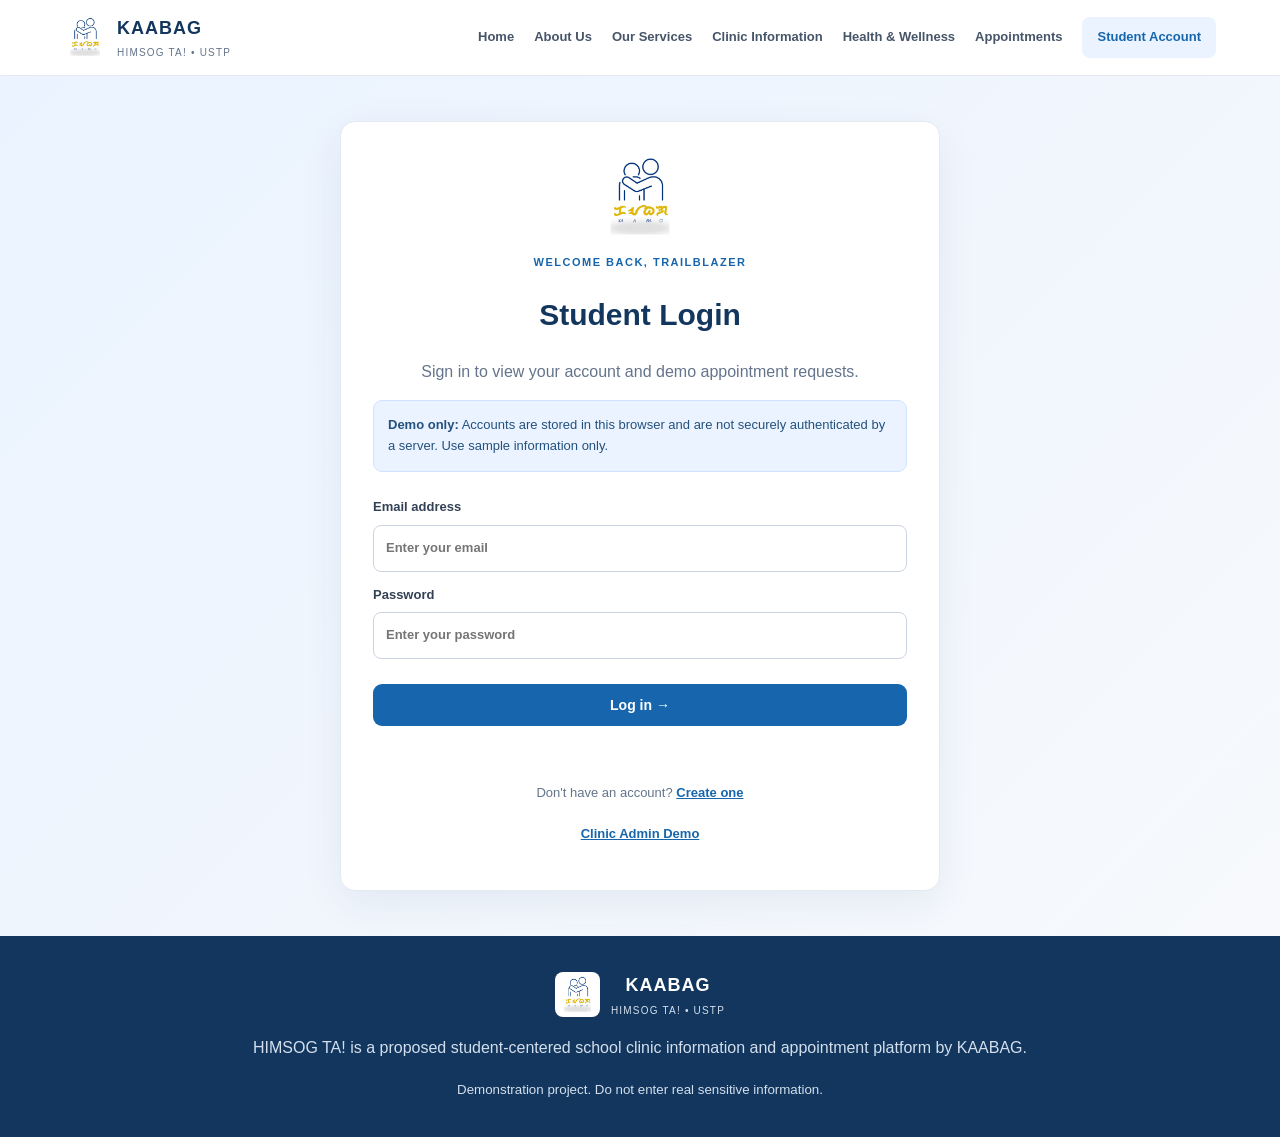
<file: HIMSUG TA/login.html>
<!DOCTYPE html><html lang="en"><head><meta charset="UTF-8"><meta name="viewport" content="width=device-width, initial-scale=1.0"><title>Student Login | KAABAG - HIMSOG TA!</title><link rel="stylesheet" href="css/style.css"><script src="js/home.js" defer></script><script src="js/auth.js" defer></script></head><body><header class="site-header">
<a class="brand" href="index.html"><img class="brand-logo" src="images/kaabag-logo.jpg" alt="KAABAG company logo"><span><strong>KAABAG</strong><small>HIMSOG TA! • USTP</small></span></a>
<button class="menu-toggle" id="menuToggle" aria-label="Open navigation" aria-expanded="false">☰</button>
<nav class="main-nav" id="mainNav">
<a href="index.html">Home</a><a href="about.html">About Us</a><a href="services.html">Our Services</a><a href="clinic-info.html">Clinic Information</a><a href="wellness.html">Health &amp; Wellness</a><a href="appointments.php">Appointments</a>
<a class="nav-appointment active" href="login.php">Student Account</a>
</nav></header>
<main class="account-page"><section class="account-card"><div class="account-brand"><img src="images/kaabag-logo.jpg" alt="KAABAG logo"><p class="eyebrow blue">WELCOME BACK, TRAILBLAZER</p><h1>Student Login</h1><p>Sign in to view your account and demo appointment requests.</p></div>
<div class="demo-warning"><strong>Demo only:</strong> Accounts are stored in this browser and are not securely authenticated by a server. Use sample information only.</div>
<form id="loginForm" class="account-form"><label>Email address<input type="email" name="email" placeholder="Enter your email" required></label><label>Password<input type="password" name="password" placeholder="Enter your password" required></label><button class="primary-button" type="submit">Log in <span>→</span></button><p id="loginMessage" class="account-message" aria-live="polite"></p></form>
<p class="account-switch">Don't have an account? <a href="register.php">Create one</a></p><p class="account-switch"><a href="admin.html">Clinic Admin Demo</a></p></section></main><footer class="site-footer"><div class="footer-brand brand"><img class="brand-logo footer-logo" src="images/kaabag-logo.jpg" alt="KAABAG company logo"><span><strong>KAABAG</strong><small>HIMSOG TA! • USTP</small></span></div><p>HIMSOG TA! is a proposed student-centered school clinic information and appointment platform by KAABAG.</p><small>Demonstration project. Do not enter real sensitive information.</small></footer></body></html>
</file>
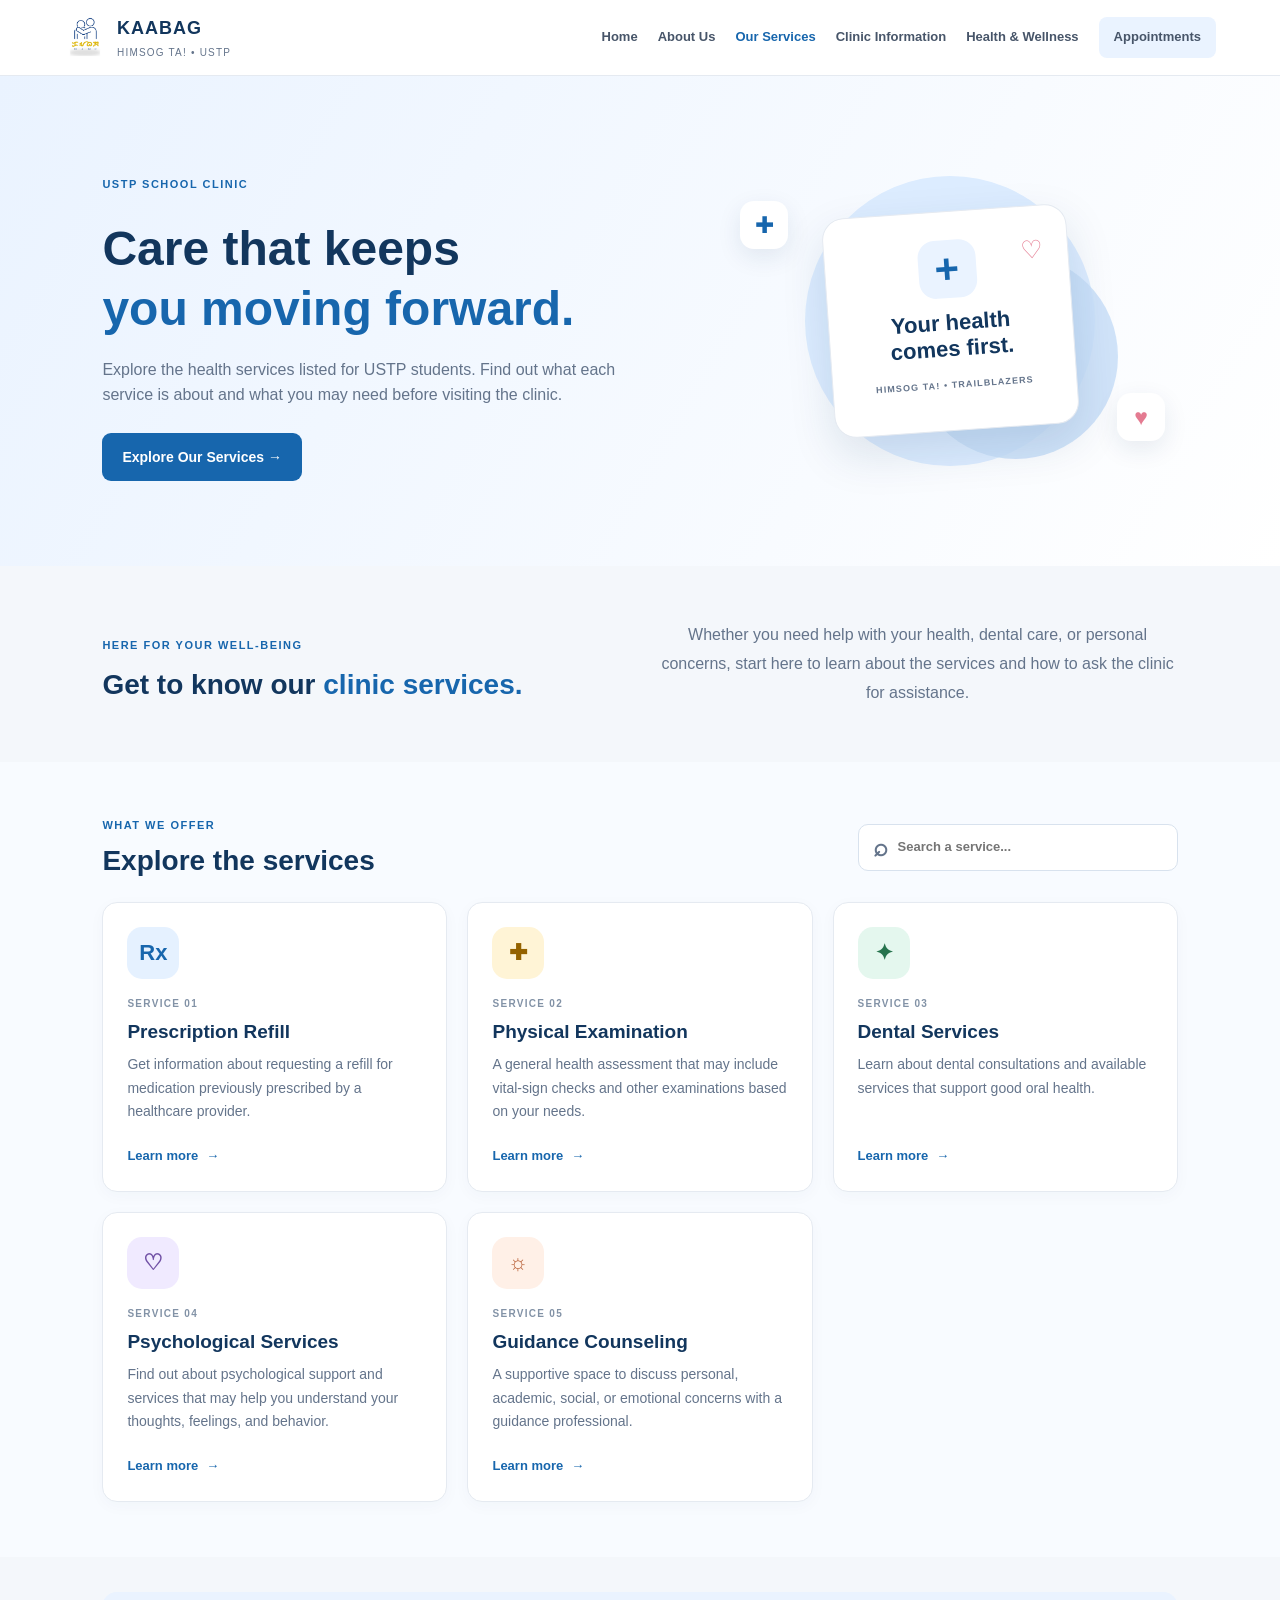
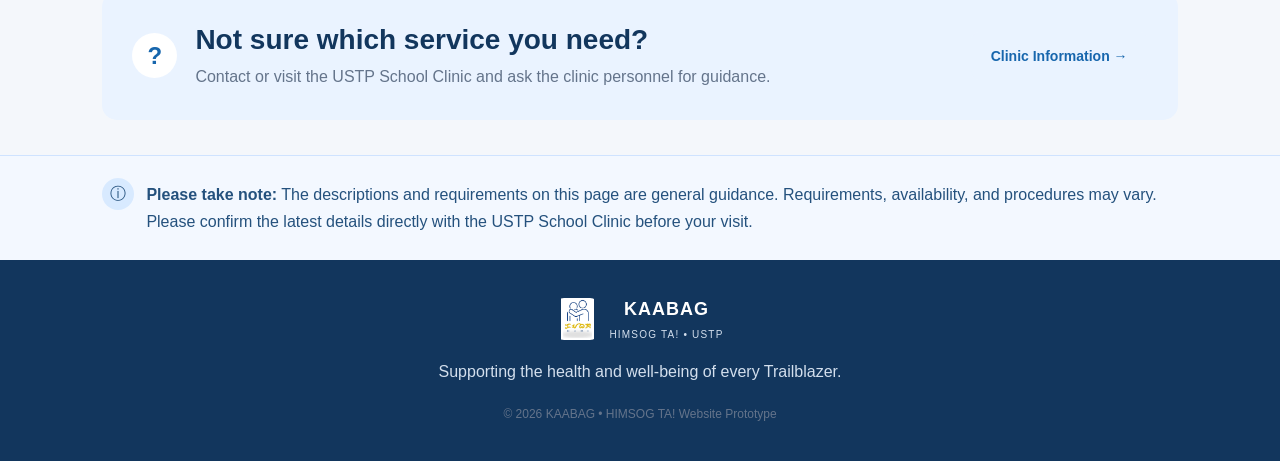
<file: HIMSUG TA/services.html>
<!DOCTYPE html>
<html lang="en">
<head>
  <meta charset="UTF-8">
  <meta name="viewport" content="width=device-width, initial-scale=1.0">
  <meta name="description" content="Learn about the health services for USTP students at HIMSOG TA!">
  <title>Our Services | HIMSOG TA! - USTP School Clinic</title>
  <link rel="stylesheet" href="css/style.css">
  <script src="js/services.js" defer></script>
</head>
<body>
  <header class="site-header">
    <a class="brand" href="services.html" aria-label="HIMSOG TA home">
      <img class="brand-logo" src="images/kaabag-logo.jpg" alt="KAABAG company logo">
      <span><strong>KAABAG</strong><small>HIMSOG TA! • USTP</small></span>
    </a>
    <button class="menu-toggle" id="menuToggle" aria-label="Open navigation" aria-expanded="false">☰</button>
    <nav class="main-nav" id="mainNav">
      <a href="index.html">Home</a>
      <a href="about.html">About Us</a>
      <a class="active" href="services.html">Our Services</a>
      <a href="clinic-info.html">Clinic Information</a>
      <a href="wellness.html">Health &amp; Wellness</a>
      <a class="nav-appointment" href="appointments.php">Appointments</a>
    </nav>
  </header>

  <main>
    <section class="hero">
      <div class="hero-copy">
        <p class="eyebrow"><span></span> USTP SCHOOL CLINIC</p>
        <h1>Care that keeps<br><em>you moving forward.</em></h1>
        <p class="hero-description">Explore the health services listed for USTP students. Find out what each service is about and what you may need before visiting the clinic.</p>
        <a class="primary-button" href="#service-list">Explore Our Services <span>→</span></a>
      </div>
      <div class="hero-art" aria-label="Healthcare illustration">
        <div class="art-circle circle-one"></div>
        <div class="art-circle circle-two"></div>
        <div class="medical-card">
          <div class="medical-cross">+</div>
          <div class="medical-heart">♡</div>
          <strong>Your health<br>comes first.</strong>
          <span>HIMSOG TA! • TRAILBLAZERS</span>
        </div>
        <div class="floating-pill">✚</div>
        <div class="floating-heart">♥</div>
      </div>
    </section>

    <section class="intro-section">
      <div>
        <p class="eyebrow blue">HERE FOR YOUR WELL-BEING</p>
        <h2>Get to know our <span>clinic services.</span></h2>
      </div>
      <p class="intro-text">Whether you need help with your health, dental care, or personal concerns, start here to learn about the services and how to ask the clinic for assistance.</p>
    </section>

    <section class="services-section" id="service-list">
      <div class="section-heading">
        <div>
          <p class="eyebrow blue">WHAT WE OFFER</p>
          <h2>Explore the services</h2>
        </div>
        <label class="search-box">
          <span aria-hidden="true">⌕</span>
          <input type="search" id="serviceSearch" placeholder="Search a service..." aria-label="Search services">
        </label>
      </div>

      <div class="service-grid" id="serviceGrid">
        <article class="service-card" data-search="prescription refill medicine medication">
          <div class="service-icon icon-blue">Rx</div>
          <span class="service-number">SERVICE 01</span>
          <h3>Prescription Refill</h3>
          <p>Get information about requesting a refill for medication previously prescribed by a healthcare provider.</p>
          <button class="learn-more" data-service="prescription">Learn more <span>→</span></button>
        </article>
        <article class="service-card" data-search="physical examination medical checkup health assessment">
          <div class="service-icon icon-yellow">✚</div>
          <span class="service-number">SERVICE 02</span>
          <h3>Physical Examination</h3>
          <p>A general health assessment that may include vital-sign checks and other examinations based on your needs.</p>
          <button class="learn-more" data-service="physical">Learn more <span>→</span></button>
        </article>
        <article class="service-card" data-search="dental dentist teeth oral care">
          <div class="service-icon icon-mint">✦</div>
          <span class="service-number">SERVICE 03</span>
          <h3>Dental Services</h3>
          <p>Learn about dental consultations and available services that support good oral health.</p>
          <button class="learn-more" data-service="dental">Learn more <span>→</span></button>
        </article>
        <article class="service-card" data-search="psychological mental emotional assessment support">
          <div class="service-icon icon-lavender">♡</div>
          <span class="service-number">SERVICE 04</span>
          <h3>Psychological Services</h3>
          <p>Find out about psychological support and services that may help you understand your thoughts, feelings, and behavior.</p>
          <button class="learn-more" data-service="psychological">Learn more <span>→</span></button>
        </article>
        <article class="service-card" data-search="guidance counseling academic personal social">
          <div class="service-icon icon-peach">☼</div>
          <span class="service-number">SERVICE 05</span>
          <h3>Guidance Counseling</h3>
          <p>A supportive space to discuss personal, academic, social, or emotional concerns with a guidance professional.</p>
          <button class="learn-more" data-service="guidance">Learn more <span>→</span></button>
        </article>
      </div>
      <p class="no-results" id="noResults" hidden>No services match your search. Try another keyword.</p>
    </section>

    <section class="help-banner">
      <div class="help-icon">?</div>
      <div>
        <h2>Not sure which service you need?</h2>
        <p>Contact or visit the USTP School Clinic and ask the clinic personnel for guidance.</p>
      </div>
      <a href="clinic-info.html" class="secondary-button">Clinic Information <span>→</span></a>
    </section>

    <section class="notice">
      <span class="notice-icon">ⓘ</span>
      <p><strong>Please take note:</strong> The descriptions and requirements on this page are general guidance. Requirements, availability, and procedures may vary. Please confirm the latest details directly with the USTP School Clinic before your visit.</p>
    </section>
  </main>

  <footer class="site-footer">
    <a class="brand footer-brand" href="services.html">
      <img class="brand-logo" src="images/kaabag-logo.jpg" alt="KAABAG company logo">
      <span><strong>KAABAG</strong><small>HIMSOG TA! • USTP</small></span>
    </a>
    <p>Supporting the health and well-being of every Trailblazer.</p>
    <span class="copyright">© 2026 KAABAG • HIMSOG TA! Website Prototype</span>
  </footer>

  <div class="modal-backdrop" id="serviceModal" hidden>
    <section class="service-modal" role="dialog" aria-modal="true" aria-labelledby="modalTitle">
      <button class="modal-close" id="modalClose" aria-label="Close dialog">×</button>
      <p class="eyebrow blue" id="modalNumber">SERVICE DETAILS</p>
      <div class="modal-icon" id="modalIcon">+</div>
      <h2 id="modalTitle">Service title</h2>
      <p class="modal-description" id="modalDescription"></p>
      <h3>Suggested items to prepare</h3>
      <ul id="modalRequirements"></ul>
      <p class="modal-footnote">These are suggested general items only. Please confirm the actual requirements and process with the USTP School Clinic.</p>
      <button class="primary-button modal-done" id="modalDone">Got it</button>
    </section>
  </div>
</body>
</html>
</file>
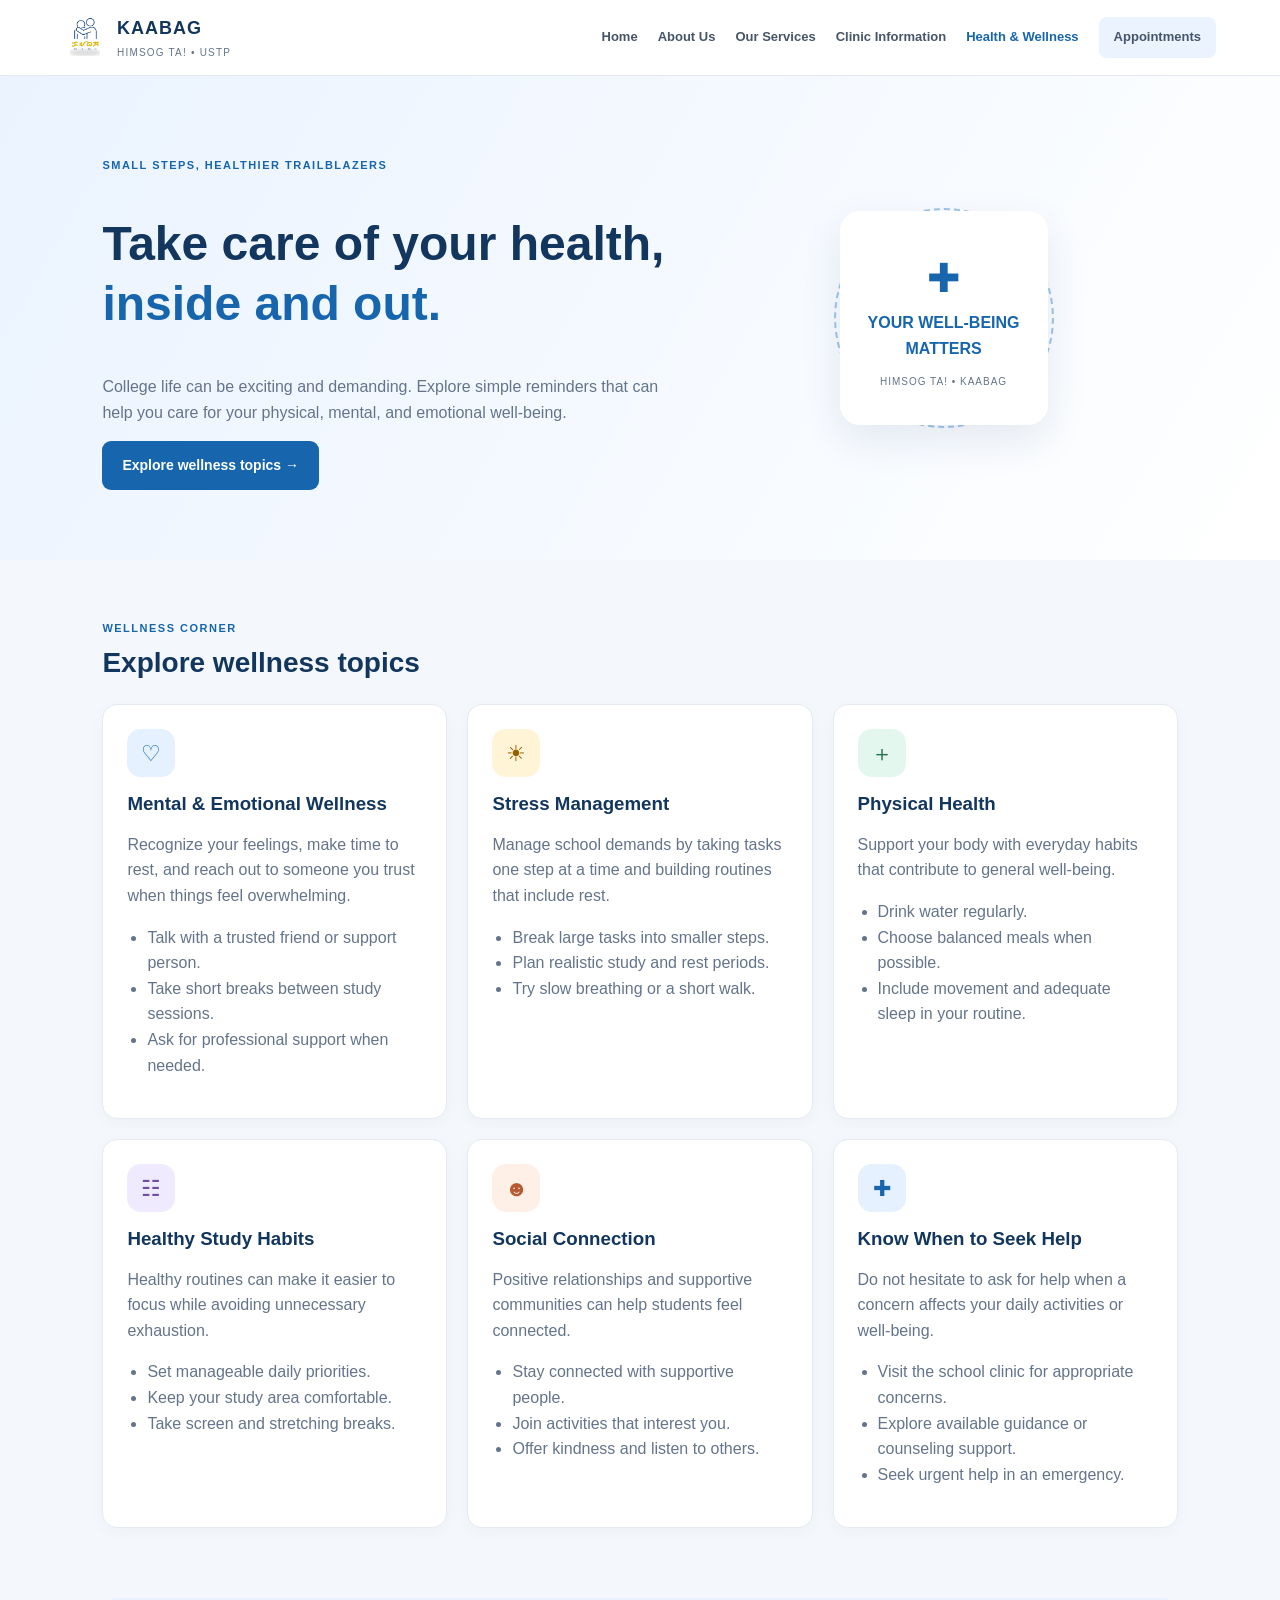
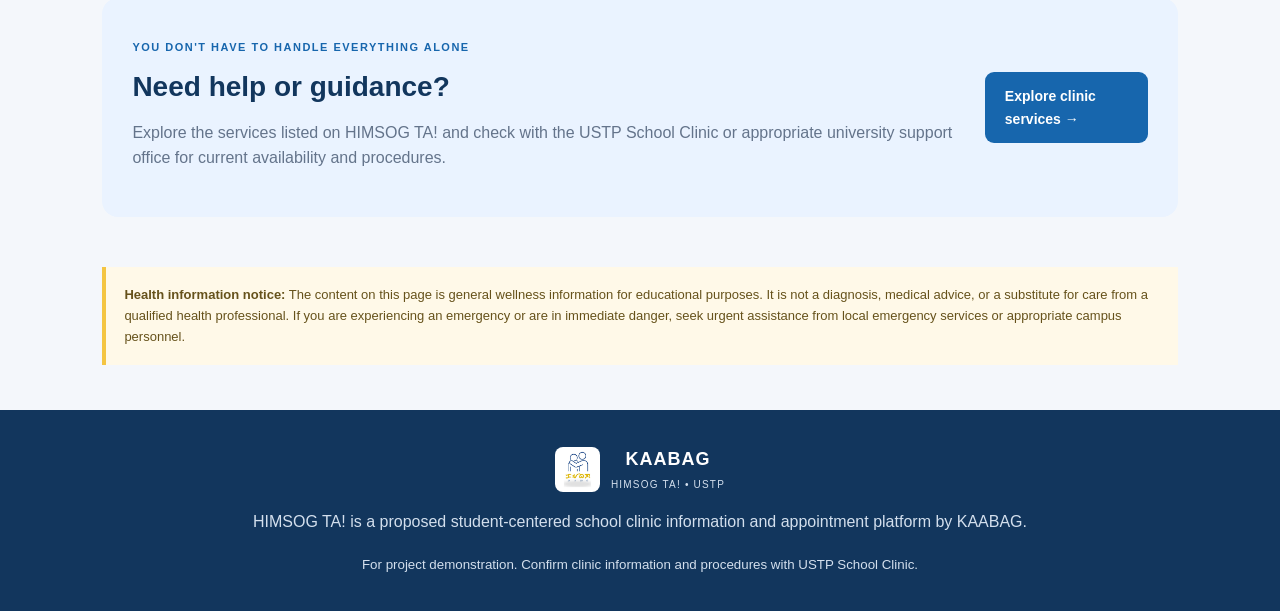
<file: HIMSUG TA/wellness.html>
<!DOCTYPE html>
<html lang="en"><head>
<meta charset="UTF-8"><meta name="viewport" content="width=device-width, initial-scale=1.0">
<meta name="description" content="Student health and wellness information from HIMSOG TA! by KAABAG.">
<title>Health &amp; Wellness | KAABAG - HIMSOG TA!</title>
<link rel="stylesheet" href="css/style.css"><script src="js/home.js" defer></script>
</head><body>
<header class="site-header">
    <a class="brand" href="index.html" aria-label="KAABAG HIMSOG TA home">
      <img class="brand-logo" src="images/kaabag-logo.jpg" alt="KAABAG company logo">
      <span><strong>KAABAG</strong><small>HIMSOG TA! • USTP</small></span>
    </a>
    <button class="menu-toggle" id="menuToggle" aria-label="Open navigation" aria-expanded="false">☰</button>
    <nav class="main-nav" id="mainNav">
      <a href="index.html">Home</a>
      <a href="about.html">About Us</a>
      <a href="services.html">Our Services</a>
      <a href="clinic-info.html">Clinic Information</a>
      <a class="active" href="wellness.html">Health &amp; Wellness</a>
      <a class=" nav-appointment" href="appointments.php">Appointments</a>
    </nav>
  </header>
<main>
<section class="wellness-hero">
  <div><p class="eyebrow"><span></span> SMALL STEPS, HEALTHIER TRAILBLAZERS</p>
  <h1>Take care of your health, <em>inside and out.</em></h1>
  <p>College life can be exciting and demanding. Explore simple reminders that can help you care for your physical, mental, and emotional well-being.</p>
  <a class="primary-button" href="#wellness-topics">Explore wellness topics <span>→</span></a></div>
  <div class="wellness-art"><div class="wellness-orbit">♡</div><div class="wellness-card-art"><span>✚</span><strong>YOUR WELL-BEING<br>MATTERS</strong><small>HIMSOG TA! • KAABAG</small></div></div>
</section>
<section class="wellness-section" id="wellness-topics">
  <div class="section-heading"><div><p class="eyebrow blue">WELLNESS CORNER</p><h2>Explore wellness topics</h2></div></div>
  <div class="wellness-grid">
    <article class="wellness-topic"><div class="wellness-icon blue-icon">♡</div><h3>Mental &amp; Emotional Wellness</h3><p>Recognize your feelings, make time to rest, and reach out to someone you trust when things feel overwhelming.</p><ul><li>Talk with a trusted friend or support person.</li><li>Take short breaks between study sessions.</li><li>Ask for professional support when needed.</li></ul></article>
    <article class="wellness-topic"><div class="wellness-icon yellow-icon">☀</div><h3>Stress Management</h3><p>Manage school demands by taking tasks one step at a time and building routines that include rest.</p><ul><li>Break large tasks into smaller steps.</li><li>Plan realistic study and rest periods.</li><li>Try slow breathing or a short walk.</li></ul></article>
    <article class="wellness-topic"><div class="wellness-icon mint-icon">＋</div><h3>Physical Health</h3><p>Support your body with everyday habits that contribute to general well-being.</p><ul><li>Drink water regularly.</li><li>Choose balanced meals when possible.</li><li>Include movement and adequate sleep in your routine.</li></ul></article>
    <article class="wellness-topic"><div class="wellness-icon lavender-icon">☷</div><h3>Healthy Study Habits</h3><p>Healthy routines can make it easier to focus while avoiding unnecessary exhaustion.</p><ul><li>Set manageable daily priorities.</li><li>Keep your study area comfortable.</li><li>Take screen and stretching breaks.</li></ul></article>
    <article class="wellness-topic"><div class="wellness-icon peach-icon">☻</div><h3>Social Connection</h3><p>Positive relationships and supportive communities can help students feel connected.</p><ul><li>Stay connected with supportive people.</li><li>Join activities that interest you.</li><li>Offer kindness and listen to others.</li></ul></article>
    <article class="wellness-topic"><div class="wellness-icon blue-icon">✚</div><h3>Know When to Seek Help</h3><p>Do not hesitate to ask for help when a concern affects your daily activities or well-being.</p><ul><li>Visit the school clinic for appropriate concerns.</li><li>Explore available guidance or counseling support.</li><li>Seek urgent help in an emergency.</li></ul></article>
  </div>
</section>
<section class="wellness-callout">
  <div><p class="eyebrow">YOU DON'T HAVE TO HANDLE EVERYTHING ALONE</p><h2>Need help or guidance?</h2><p>Explore the services listed on HIMSOG TA! and check with the USTP School Clinic or appropriate university support office for current availability and procedures.</p></div>
  <a class="primary-button" href="services.html">Explore clinic services <span>→</span></a>
</section>
<section class="wellness-disclaimer"><strong>Health information notice:</strong> The content on this page is general wellness information for educational purposes. It is not a diagnosis, medical advice, or a substitute for care from a qualified health professional. If you are experiencing an emergency or are in immediate danger, seek urgent assistance from local emergency services or appropriate campus personnel.</section>
</main>
<footer class="site-footer">
    <div class="footer-brand brand">
      <img class="brand-logo footer-logo" src="images/kaabag-logo.jpg" alt="KAABAG company logo">
      <span><strong>KAABAG</strong><small>HIMSOG TA! • USTP</small></span>
    </div>
    <p>HIMSOG TA! is a proposed student-centered school clinic information and appointment platform by KAABAG.</p>
    <small>For project demonstration. Confirm clinic information and procedures with USTP School Clinic.</small>
  </footer>
</body></html>
</file>
<file: HIMSUG TA/css/style.css>
/* =========================================
   KAABAG - HIMSOG TA!
   MAIN WEBSITE STYLESHEET
========================================= */

* {
    box-sizing: border-box;
}

:root {
    --primary: #1766ad;
    --primary-dark: #12365d;
    --primary-light: #eaf3ff;
    --secondary: #f4c542;
    --text: #1e293b;
    --muted: #64748b;
    --background: #f4f7fb;
    --white: #ffffff;
    --border: #e5eaf1;
    --success: #17683a;
    --danger: #b42318;
}

html {
    scroll-behavior: smooth;
}

body {
    margin: 0;
    font-family: Arial, Helvetica, sans-serif;
    background: var(--background);
    color: var(--text);
    line-height: 1.6;
}

img {
    max-width: 100%;
}

a {
    color: var(--primary);
}

/* =========================================
   HEADER AND NAVIGATION
========================================= */

.site-header {
    min-height: 76px;
    background: var(--white);
    border-bottom: 1px solid var(--border);
    display: flex;
    align-items: center;
    justify-content: space-between;
    padding: 10px 5%;
    position: sticky;
    top: 0;
    z-index: 100;
}

.brand {
    display: flex;
    align-items: center;
    gap: 11px;
    text-decoration: none;
    color: var(--primary-dark);
    flex-shrink: 0;
}

/* FIXED COMPANY LOGO */

.brand-logo {
    display: block;
    width: 42px;
    height: 42px;
    object-fit: contain;
    flex-shrink: 0;
    border-radius: 8px;
}

.footer-logo {
    width: 38px;
    height: 38px;
}

.brand strong {
    display: block;
    font-size: 18px;
    letter-spacing: 1px;
}

.brand small {
    display: block;
    font-size: 10px;
    letter-spacing: 1.2px;
    color: var(--muted);
    margin-top: 3px;
}

.main-nav {
    display: flex;
    align-items: center;
    gap: 20px;
}

.main-nav a {
    text-decoration: none;
    color: #475569;
    font-size: 13px;
    font-weight: 600;
    transition: 0.2s;
}

.main-nav a:hover,
.main-nav a.active {
    color: var(--primary);
}

.nav-appointment {
    background: var(--primary-light);
    padding: 10px 15px;
    border-radius: 8px;
}

.menu-toggle {
    display: none;
    border: none;
    background: var(--primary-light);
    color: var(--primary-dark);
    padding: 9px 13px;
    border-radius: 8px;
    font-size: 22px;
    cursor: pointer;
}

/* =========================================
   GENERAL SECTIONS
========================================= */

main {
    min-height: 65vh;
}

section {
    padding: 55px 7%;
}

.eyebrow {
    font-size: 11px;
    font-weight: 800;
    letter-spacing: 1.5px;
    color: var(--primary);
    margin-bottom: 12px;
}

.eyebrow.blue {
    color: var(--primary);
}

h1, h2, h3 {
    color: var(--primary-dark);
    line-height: 1.25;
}

h1 {
    font-size: clamp(30px, 5vw, 48px);
}

h2 {
    font-size: 28px;
}

p {
    color: var(--muted);
}

/* =========================================
   BUTTONS
========================================= */

.primary-button,
.secondary-button {
    display: inline-block;
    border: none;
    border-radius: 9px;
    padding: 13px 20px;
    font-size: 14px;
    font-weight: 700;
    text-decoration: none;
    cursor: pointer;
    transition: 0.2s;
}

.primary-button {
    background: var(--primary);
    color: var(--white);
}

.primary-button:hover {
    background: #104e87;
}

.secondary-button {
    background: var(--primary-light);
    color: var(--primary);
}

.secondary-button:hover {
    background: #dcecff;
}

/* =========================================
   HERO SECTION
========================================= */

.hero {
    background: linear-gradient(120deg, #eaf3ff, #ffffff);
    padding: 90px 8%;
    text-align: center;
}

.hero h1 {
    max-width: 850px;
    margin: 12px auto;
}

.hero p {
    max-width: 650px;
    margin: 15px auto 25px;
}

.hero em {
    color: var(--primary);
    font-style: normal;
}

/* =========================================
   CARDS AND CONTENT
========================================= */

.card-grid,
.services-grid {
    display: grid;
    grid-template-columns: repeat(auto-fit, minmax(230px, 1fr));
    gap: 20px;
}

.card,
.service-card,
.info-card {
    background: var(--white);
    border: 1px solid var(--border);
    border-radius: 14px;
    padding: 24px;
    box-shadow: 0 3px 12px #17365d08;
}

.card h3,
.service-card h3,
.info-card h3 {
    margin-top: 0;
}

.card:hover,
.service-card:hover {
    transform: translateY(-3px);
    transition: 0.2s;
}

/* =========================================
   FORMS
========================================= */

label {
    display: block;
    font-size: 13px;
    font-weight: 700;
    color: #334155;
    margin: 13px 0;
}

input,
select,
textarea {
    display: block;
    width: 100%;
    padding: 12px;
    border: 1px solid #cbd5e1;
    border-radius: 8px;
    margin-top: 7px;
    font: inherit;
    background: var(--white);
    color: var(--text);
}

input:focus,
select:focus,
textarea:focus {
    outline: 2px solid #93c5fd;
    border-color: var(--primary);
}

textarea {
    resize: vertical;
}

.form-row {
    display: grid;
    grid-template-columns: repeat(2, minmax(0, 1fr));
    gap: 15px;
}

.consent-line {
    display: flex;
    align-items: flex-start;
    gap: 10px;
    font-weight: 400;
    line-height: 1.5;
}

.consent-line input {
    width: auto;
    margin-top: 4px;
    flex-shrink: 0;
}

/* =========================================
   APPOINTMENTS
========================================= */

.appointment-hero {
    background: linear-gradient(120deg, #eaf3ff, #ffffff);
    text-align: center;
    padding: 65px 7%;
}

.appointment-hero p {
    max-width: 700px;
    margin: auto;
}

.appointment-layout {
    display: grid;
    grid-template-columns: minmax(0, 2fr) minmax(230px, 1fr);
    gap: 25px;
    align-items: start;
}

.appointment-form-card,
.side-info-card,
.account-card {
    background: var(--white);
    border: 1px solid var(--border);
    border-radius: 15px;
    padding: 25px;
}

.form-notice,
.demo-warning {
    padding: 14px;
    background: #eaf3ff;
    border: 1px solid #cfe3ff;
    border-radius: 9px;
    margin: 15px 0;
    color: #24517d;
    font-size: 13px;
}

.appointment-form .primary-button {
    width: 100%;
}

.form-small,
.request-list-note {
    font-size: 12px;
    color: var(--muted);
}

.appointment-side {
    display: grid;
    gap: 15px;
}

.side-icon {
    font-size: 25px;
    color: var(--primary);
}

.request-list-section {
    background: var(--white);
}

.request-item {
    display: flex;
    align-items: center;
    justify-content: space-between;
    flex-wrap: wrap;
    gap: 12px;
    border-bottom: 1px solid var(--border);
    padding: 16px 0;
}

.request-item small {
    display: block;
    color: var(--muted);
}

.status-pending {
    background: #fff4d6;
    color: #946200;
    padding: 6px 10px;
    border-radius: 20px;
    font-size: 11px;
}

.request-confirmation {
    background: #edfbf2;
    border: 1px solid #c8efd5;
    color: var(--success);
    padding: 16px;
    border-radius: 9px;
    margin-top: 18px;
}

.clear-demo-button {
    border: none;
    background: #fff0f0;
    color: var(--danger);
    padding: 10px;
    border-radius: 8px;
    cursor: pointer;
}

/* =========================================
   STUDENT LOGIN AND REGISTRATION
========================================= */

.account-page {
    min-height: 75vh;
    display: grid;
    place-items: center;
    padding: 45px 20px;
    background: linear-gradient(135deg, #eaf3ff, #f7f9fc);
}

.account-card {
    width: min(100%, 600px);
    padding: 32px;
    box-shadow: 0 12px 40px #12365d12;
}

.account-brand {
    text-align: center;
}

.account-brand img {
    width: 85px;
    height: 85px;
    object-fit: contain;
    display: block;
    margin: 0 auto 15px;
}

.account-brand h1 {
    font-size: 30px;
}

.account-form {
    margin-top: 25px;
}

.account-form .primary-button {
    width: 100%;
    margin-top: 12px;
}

.account-message {
    padding: 12px;
    border-radius: 8px;
    font-size: 13px;
}

.account-message.error {
    background: #fff0f0;
    color: var(--danger);
}

.account-message.success {
    background: #edfbf2;
    color: var(--success);
}

.account-switch {
    text-align: center;
    font-size: 13px;
    margin-top: 20px;
}

.account-switch a {
    font-weight: 700;
    color: var(--primary);
}

/* =========================================
   FOOTER
========================================= */

.site-footer {
    background: var(--primary-dark);
    color: var(--white);
    padding: 35px 7%;
    text-align: center;
}

.site-footer p,
.site-footer small {
    color: #d3dfed;
}

.footer-brand {
    justify-content: center;
    margin-bottom: 15px;
}

.footer-brand strong {
    color: var(--white);
}

.footer-brand small {
    color: #d3dfed;
}

.footer-logo {
    width: 45px;
    height: 45px;
    background: var(--white);
    padding: 3px;
}

/* =========================================
   RESPONSIVE DESIGN
========================================= */

@media (max-width: 900px) {
    .site-header {
        flex-wrap: wrap;
    }

    .menu-toggle {
        display: block;
    }

    .main-nav {
        display: none;
        width: 100%;
        flex-direction: column;
        align-items: flex-start;
        padding: 20px 0 10px;
        gap: 16px;
    }

    .main-nav.open {
        display: flex;
    }

    .appointment-layout {
        grid-template-columns: 1fr;
    }
}

@media (max-width: 600px) {
    section {
        padding: 35px 5%;
    }

    .form-row {
        grid-template-columns: 1fr;
        gap: 0;
    }

    .account-card {
        padding: 22px;
    }

    .request-item {
        align-items: flex-start;
        flex-direction: column;
    }

    .hero {
        padding: 60px 6%;
    }
}


/* =========================================================
   PAGE-SPECIFIC STYLES
   Restores layouts used by the current HIMSOG TA! pages.
========================================================= */

/* Shared section headings and notices */
.section-heading { display:flex; align-items:end; justify-content:space-between; gap:20px; margin-bottom:24px; }
.section-heading h2 { margin:0; }
.notice { padding:15px 18px; border:1px solid #cfe3ff; border-radius:10px; background:#eaf3ff; color:#24517d; margin:20px 0; }
.notice p { color:inherit; }
.notice-icon { display:inline-grid; place-items:center; width:32px; height:32px; border-radius:50%; background:#d8eaff; margin-right:10px; }

/* Homepage */
.home-hero { display:grid; grid-template-columns:minmax(0,1.05fr) minmax(300px,.95fr); align-items:center; gap:45px; text-align:left; padding:75px 8%; }
.home-hero .hero-copy { max-width:650px; }
.home-hero h1 { margin:12px 0 18px; }
.home-hero .hero-description { max-width:580px; margin:0 0 24px; }
.hero-actions { display:flex; align-items:center; flex-wrap:wrap; gap:18px; }
.text-link { color:var(--primary); font-weight:700; text-decoration:none; }
.text-link:hover { text-decoration:underline; }
.hero-art { position:relative; min-height:330px; display:grid; place-items:center; }
.home-art { min-height:370px; }
.art-circle { position:absolute; border-radius:50%; background:#dcecff; }
.circle-one { width:270px; height:270px; }
.circle-two { width:190px; height:190px; background:#c8e0fb; opacity:.7; }
.home-illustration { position:relative; width:min(100%,330px); height:290px; display:grid; place-items:end center; }
.illustration-sun { position:absolute; width:65px; height:65px; border-radius:50%; background:#f8d66d; top:12px; right:28px; }
.clinic-building { position:relative; width:230px; height:190px; background:#fff; border:5px solid #b8d5f2; border-radius:12px 12px 5px 5px; box-shadow:0 15px 35px #12365d20; }
.building-roof { position:absolute; width:250px; height:28px; top:-28px; left:-15px; background:#1766ad; border-radius:8px 8px 2px 2px; }
.building-face { position:absolute; inset:0; }
.building-cross { position:absolute; top:22px; left:95px; width:40px; height:40px; display:grid; place-items:center; border-radius:8px; background:#eaf3ff; color:#1766ad; font-size:34px; font-weight:800; }
.building-window { position:absolute; top:90px; left:28px; width:48px; height:48px; border:5px solid #b8d5f2; background:#eaf3ff; border-radius:5px; }
.building-door { position:absolute; bottom:0; right:30px; width:48px; height:78px; background:#d9e9f8; border:4px solid #b8d5f2; border-bottom:0; border-radius:7px 7px 0 0; }
.building-sign { position:absolute; bottom:12px; left:18px; color:#1766ad; font-size:9px; font-weight:800; letter-spacing:1px; }
.plant { position:absolute; bottom:0; color:#4d9b78; font-size:35px; }
.plant-left { left:-38px; }.plant-right { right:-35px; }
.floating-pill,.floating-heart { position:absolute; display:grid; place-items:center; width:48px; height:48px; border-radius:14px; background:#fff; color:#1766ad; box-shadow:0 8px 25px #12365d18; font-size:23px; }
.floating-pill { top:75px; left:5px; }.floating-heart { top:125px; right:0; color:#e47b91; }
.welcome-strip { display:flex; align-items:center; justify-content:center; gap:18px; background:#fff; padding:28px 7%; text-align:center; }
.welcome-strip h2 { margin:0; font-size:22px; }
.welcome-mark { font-size:34px; color:var(--primary); }
.home-services,.home-feature-row { padding-top:65px; padding-bottom:65px; }
.home-service-grid { display:grid; grid-template-columns:repeat(auto-fit,minmax(190px,1fr)); gap:18px; }
.home-service-item { background:#fff; border:1px solid var(--border); border-radius:13px; padding:22px; }
.home-service-item h3 { margin:8px 0; }
.mini-icon { width:42px; height:42px; display:grid; place-items:center; border-radius:12px; background:var(--primary-light); color:var(--primary); font-weight:800; }
.home-feature-row { display:grid; grid-template-columns:1fr 1fr; align-items:center; gap:40px; background:#f8fbff; }
.feature-copy { max-width:580px; }
.feature-note { max-width:330px; justify-self:center; padding:25px; border-radius:18px; background:#fff; box-shadow:0 15px 40px #12365d14; transform:rotate(2deg); }
.note-top { display:flex; justify-content:space-between; color:var(--muted); font-size:11px; font-weight:800; letter-spacing:1px; }
.note-heart { color:#e47b91; font-size:22px; }
.note-symbol { color:var(--primary); font-size:46px; font-weight:800; }
.home-cta { text-align:center; background:linear-gradient(120deg,#eaf3ff,#fff); }
.home-cta h2 { margin-top:0; }
.home-notice { margin:0; border-radius:0; text-align:center; }
.copyright { text-align:center; font-size:12px; color:var(--muted); padding:12px; }

/* About */
.about-hero,.clinic-info-hero { text-align:center; padding:75px 8%; background:linear-gradient(120deg,#eaf3ff,#fff); }
.about-hero h1,.clinic-info-hero h1 { max-width:850px; margin:0 auto; }
.about-hero h1 span,.clinic-info-hero h1 span { color:var(--primary); }
.about-section { padding:60px 8%; }
.about-two-col { display:grid; grid-template-columns:1fr 1fr; gap:30px; align-items:start; }
.about-card,.purpose-card { background:#fff; border:1px solid var(--border); border-radius:14px; padding:25px; box-shadow:0 4px 16px #12365d08; }
.about-card h3 { margin-top:0; }
.purpose-grid { display:grid; grid-template-columns:repeat(3,1fr); gap:18px; margin-top:25px; }
.purpose-card strong { color:var(--primary); }
.survey-band { padding:55px 8%; background:#12365d; color:#fff; text-align:center; }
.survey-band h2 { color:#fff; }
.survey-stats { display:grid; grid-template-columns:repeat(2,minmax(0,1fr)); gap:20px; max-width:700px; margin:25px auto 0; }
.survey-stat { padding:22px; border:1px solid #ffffff30; border-radius:12px; background:#ffffff0d; }
.survey-stat b { display:block; font-size:32px; color:#f4c542; }
.survey-stat span { color:#e5edf7; }
.roadmap { display:grid; grid-template-columns:repeat(4,1fr); gap:15px; margin-top:25px; }
.roadmap-step { padding:20px; border-radius:12px; background:#fff; border:1px solid var(--border); }
.roadmap-step b { color:var(--primary); letter-spacing:1px; }

/* Services */
.intro-section { padding:55px 8%; text-align:center; }
.intro-section h2 span { color:var(--primary); }
.intro-text { max-width:700px; margin:12px auto; }
.services-section { padding:55px 8%; background:#f8fbff; }
.service-grid { display:grid; grid-template-columns:repeat(auto-fit,minmax(230px,1fr)); gap:20px; }
.service-card { position:relative; background:#fff; border:1px solid var(--border); border-radius:15px; padding:24px; box-shadow:0 4px 16px #12365d08; }
.service-card h3 { margin:15px 0 8px; }
.service-icon { display:grid; place-items:center; width:52px; height:52px; border-radius:15px; font-size:22px; font-weight:800; }
.icon-blue,.blue-icon { background:#e5f1ff; color:#1766ad; }
.icon-yellow,.yellow-icon { background:#fff4d6; color:#946200; }
.icon-mint,.mint-icon { background:#e4f7ee; color:#26734d; }
.icon-lavender,.lavender-icon { background:#f0eaff; color:#7050a5; }
.icon-peach,.peach-icon { background:#fff0e7; color:#b65b31; }
.search-box { max-width:520px; margin:20px auto 28px; }
.search-box input { margin:0; }
.no-results { padding:25px; text-align:center; color:var(--muted); }
.help-banner { display:flex; align-items:center; gap:18px; padding:30px; margin:45px 8%; border-radius:15px; background:#eaf3ff; }
.help-banner h2 { margin:0; }
.help-icon { flex:0 0 45px; width:45px; height:45px; display:grid; place-items:center; border-radius:50%; background:#fff; color:var(--primary); font-size:24px; font-weight:800; }
.learn-more { color:var(--primary); font-weight:700; }
.modal-backdrop[hidden] { display:none !important; }
.modal-backdrop { position:fixed; inset:0; z-index:500; display:grid; place-items:center; padding:20px; background:#0f2745a8; }
.service-modal { width:min(100%,520px); max-height:90vh; overflow:auto; position:relative; padding:30px; border-radius:18px; background:#fff; box-shadow:0 20px 60px #0003; }
.modal-close { position:absolute; top:12px; right:14px; border:0; background:#eef4fb; border-radius:50%; width:36px; height:36px; cursor:pointer; font-size:20px; }
.modal-icon { width:52px; height:52px; display:grid; place-items:center; border-radius:14px; background:var(--primary-light); color:var(--primary); font-size:24px; }
.modal-description,.modal-footnote { color:var(--muted); }
.modal-done { margin-top:18px; }

/* Clinic information */
.clinic-info-section { padding:55px 8%; }
.clinic-grid { display:grid; grid-template-columns:repeat(auto-fit,minmax(230px,1fr)); gap:18px; margin-top:25px; }
.clinic-card { background:#fff; border:1px solid var(--border); border-radius:14px; padding:24px; box-shadow:0 4px 16px #12365d08; }
.clinic-card h3 { margin:12px 0 8px; }
.clinic-icon { display:grid; place-items:center; width:48px; height:48px; border-radius:14px; background:var(--primary-light); color:var(--primary); font-size:23px; }
.clinic-highlight { padding:28px; border-radius:15px; background:#eaf3ff; border:1px solid #cfe3ff; }
.clinic-note { color:var(--muted); font-size:13px; }
.clinic-status { display:inline-block; padding:6px 10px; border-radius:20px; background:#e4f7ee; color:#26734d; font-size:12px; font-weight:700; }
.clinic-faq details { padding:16px 0; border-bottom:1px solid var(--border); }
.clinic-faq summary { cursor:pointer; color:var(--primary-dark); font-weight:700; }
.clinic-faq details p { margin-bottom:0; }

/* Wellness */
.wellness-hero { display:grid; grid-template-columns:1.1fr .9fr; align-items:center; gap:35px; padding:70px 8%; background:linear-gradient(120deg,#eaf3ff,#fff); }
.wellness-hero h1 { max-width:650px; }
.wellness-hero h1 em { color:var(--primary); font-style:normal; }
.wellness-art { position:relative; min-height:260px; display:grid; place-items:center; }
.wellness-orbit { position:absolute; width:220px; height:220px; border:2px dashed #9fc4e9; border-radius:50%; display:grid; place-items:start center; padding-top:8px; color:#e47b91; font-size:30px; }
.wellness-card-art { position:relative; padding:35px 28px; border-radius:20px; background:#fff; box-shadow:0 15px 40px #12365d18; text-align:center; color:var(--primary); }
.wellness-card-art span { display:block; font-size:40px; }
.wellness-card-art strong,.wellness-card-art small { display:block; }
.wellness-card-art small { margin-top:12px; color:var(--muted); font-size:10px; letter-spacing:1px; }
.wellness-section { padding:60px 8%; }
.wellness-grid { display:grid; grid-template-columns:repeat(auto-fit,minmax(260px,1fr)); gap:20px; }
.wellness-topic { padding:24px; border:1px solid var(--border); border-radius:15px; background:#fff; box-shadow:0 4px 16px #12365d08; }
.wellness-topic h3 { margin:15px 0 8px; }
.wellness-topic ul { padding-left:20px; color:var(--muted); }
.wellness-icon { display:grid; place-items:center; width:48px; height:48px; border-radius:14px; font-size:22px; }
.wellness-callout { display:flex; justify-content:space-between; align-items:center; gap:25px; margin:10px 8% 50px; padding:30px; border-radius:16px; background:#eaf3ff; }
.wellness-callout h2 { margin:5px 0; }
.wellness-disclaimer { margin:0 8% 45px; padding:18px; border-left:4px solid #f4c542; background:#fff9e8; color:#66521b; font-size:13px; }

/* Demo admin and appointment list */
.admin-page { padding:35px 7%; }
.admin-heading { display:flex; align-items:center; justify-content:space-between; gap:20px; }
.admin-heading h1 { margin:5px 0; }
.admin-stats { display:grid; grid-template-columns:repeat(auto-fit,minmax(160px,1fr)); gap:15px; margin:20px 0; }
.admin-stats article { padding:20px; background:#fff; border:1px solid var(--border); border-radius:13px; }
.admin-stats span,.admin-stats strong { display:block; }
.admin-stats span { color:var(--muted); font-size:13px; }
.admin-stats strong { color:var(--primary); font-size:28px; margin-top:8px; }
.admin-panel { padding:24px; margin:22px 0; background:#fff; border:1px solid var(--border); border-radius:14px; }
.admin-toolbar { display:flex; justify-content:space-between; align-items:center; gap:20px; }
.admin-toolbar h2 { margin:0; }
.admin-toolbar select { width:auto; min-width:170px; }
.admin-requests { overflow-x:auto; }
.empty-requests { padding:25px; text-align:center; color:var(--muted); }
.request-list { margin-top:25px; }
.optional { color:var(--muted); font-size:12px; }
.student-info { padding:16px; border-radius:10px; background:#f8fbff; }

/* Student dashboard */
.dash-wrap { width:min(1100px,92%); margin:35px auto 60px; }
.welcome { padding:28px; border-radius:16px; background:linear-gradient(120deg,#eaf3ff,#fff); }
.welcome h1 { margin:0 0 8px; }
.welcome-tag { display:inline-block; padding:5px 11px; border-radius:20px; background:#dcecff; color:var(--primary); font-size:12px; font-weight:700; }
.section-title { margin:30px 0 16px; font-size:22px; }
.profile-grid { display:grid; grid-template-columns:repeat(auto-fit,minmax(220px,1fr)); gap:14px; }
.profile-grid .info-card { padding:18px; }
.profile-grid .info-card span { display:block; color:var(--muted); font-size:12px; }
.profile-grid .info-card strong { display:block; color:var(--primary-dark); margin-top:6px; overflow-wrap:anywhere; }
.quick-grid { display:grid; grid-template-columns:repeat(auto-fit,minmax(220px,1fr)); gap:16px; }
.quick-card { display:flex; align-items:center; gap:14px; padding:20px; background:#fff; border:1px solid var(--border); border-radius:13px; text-decoration:none; }
.quick-card h3 { margin:0; }
.quick-icon { display:grid; place-items:center; width:45px; height:45px; flex-shrink:0; border-radius:12px; background:var(--primary-light); }
.history-card { padding:22px; border:1px solid var(--border); border-radius:14px; background:#fff; overflow-x:auto; }
.empty { padding:22px; text-align:center; color:var(--muted); }
.dash-nav { display:flex; align-items:center; justify-content:space-between; gap:20px; padding:15px 5%; background:#fff; border-bottom:1px solid var(--border); }
.nav-links { display:flex; align-items:center; gap:18px; flex-wrap:wrap; }
.nav-links a { text-decoration:none; font-weight:700; }
.logout-btn { border:0; border-radius:8px; padding:9px 14px; background:#fff0f0; color:#b42318; font-weight:700; cursor:pointer; }

@media (max-width:850px) {
 .home-hero,.wellness-hero { grid-template-columns:1fr; text-align:center; }
 .home-hero .hero-copy { margin:auto; }
 .hero-actions { justify-content:center; }
 .home-feature-row,.about-two-col { grid-template-columns:1fr; }
 .purpose-grid { grid-template-columns:1fr; }
 .roadmap { grid-template-columns:repeat(2,1fr); }
 .wellness-callout { display:block; }
 .admin-heading,.admin-toolbar { align-items:flex-start; flex-direction:column; }
}
@media (max-width:600px) {
 .home-hero { padding:55px 6%; }
 .home-art { min-height:300px; }
 .welcome-strip { flex-direction:column; }
 .survey-stats,.roadmap { grid-template-columns:1fr; }
 .about-section,.clinic-info-section,.wellness-section,.services-section { padding:40px 5%; }
 .about-hero,.clinic-info-hero { padding:55px 6%; }
 .help-banner { margin:25px 5%; align-items:flex-start; }
 .wellness-hero { padding:50px 6%; }
 .wellness-disclaimer { margin:0 5% 35px; }
 .admin-page { padding:25px 5%; }
 .dash-wrap { width:92%; }
 .dash-nav { align-items:flex-start; flex-direction:column; }
}


/* =====================================================
   SERVICES PAGE — layout and component corrections
   Scoped to the services hero/artwork and service listing
===================================================== */
.hero:has(.hero-art) {
    display: grid;
    grid-template-columns: minmax(0, 1.1fr) minmax(280px, .9fr);
    align-items: center;
    gap: clamp(28px, 5vw, 70px);
    min-height: 490px;
    padding: 65px 8%;
    text-align: left;
}
.hero:has(.hero-art) .hero-copy { max-width: 620px; }
.hero:has(.hero-art) .hero-copy h1 { margin: 12px 0 18px; }
.hero:has(.hero-art) .hero-copy .hero-description { max-width: 560px; margin: 0 0 25px; }
.hero-art {
    position: relative;
    width: min(100%, 430px);
    min-height: 330px;
    justify-self: center;
    display: grid;
    place-items: center;
    isolation: isolate;
}
.art-circle { position: absolute; z-index: -1; border-radius: 50%; }
.circle-one { width: 290px; height: 290px; background: #dcecff; }
.circle-two { width: 205px; height: 205px; background: #c6def8; opacity: .8; transform: translate(65px, 35px); }
.medical-card {
    position: relative;
    width: 245px;
    min-height: 220px;
    padding: 28px 22px 22px;
    border: 1px solid #e5eaf1;
    border-radius: 22px;
    background: #fff;
    box-shadow: 0 18px 45px #12365d20;
    text-align: center;
    transform: rotate(-4deg);
}
.medical-cross { display: grid; place-items: center; width: 58px; height: 58px; margin: 0 auto 12px; border-radius: 17px; background: #eaf3ff; color: #1766ad; font-size: 42px; font-weight: 800; line-height: 1; }
.medical-heart { position: absolute; top: 23px; right: 25px; color: #e47b91; font-size: 25px; }
.medical-card strong { display: block; color: #12365d; font-size: 22px; line-height: 1.2; }
.medical-card > span { display: block; margin-top: 15px; color: #64748b; font-size: 9px; font-weight: 800; letter-spacing: 1.1px; }
.hero-art .floating-pill { top: 45px; left: 5px; }
.hero-art .floating-heart { top: auto; right: 0; bottom: 45px; }
.intro-section { display: grid; grid-template-columns: 1fr 1fr; align-items: center; gap: 35px; }
.intro-section > div { text-align: left; }
.intro-section h2 { margin: 0; }
.intro-text { max-width: 620px; margin: 0; line-height: 1.8; }
.services-section { scroll-margin-top: 85px; }
.section-heading { align-items: center; }
.section-heading > div { flex: 1; }
.section-heading .eyebrow { margin: 0 0 8px; }
.search-box {
    display: flex;
    align-items: center;
    gap: 10px;
    width: min(100%, 320px);
    max-width: 320px;
    margin: 0;
    padding: 0 14px;
    border: 1px solid #d8e2ee;
    border-radius: 10px;
    background: #fff;
    color: #64748b;
}
.search-box span { font-size: 25px; line-height: 1; }
.search-box input { min-width: 0; padding: 12px 0; border: 0; outline: 0; box-shadow: none; background: transparent; }
.search-box input:focus { outline: 0; border: 0; }
.service-grid { grid-template-columns: repeat(3, minmax(0, 1fr)); align-items: stretch; }
.service-card {
    display: flex;
    flex-direction: column;
    min-height: 290px;
    transition: transform .2s ease, box-shadow .2s ease;
}
.service-card:hover { transform: translateY(-4px); box-shadow: 0 12px 28px #12365d12; }
.service-number { display: block; margin-top: 17px; color: #8292a6; font-size: 10px; font-weight: 800; letter-spacing: 1.3px; }
.service-card h3 { margin: 8px 0 9px; font-size: 19px; }
.service-card p { margin: 0 0 20px; line-height: 1.7; font-size: 14px; }
.learn-more {
    display: inline-flex;
    align-items: center;
    gap: 8px;
    align-self: flex-start;
    margin-top: auto;
    padding: 0;
    border: 0;
    background: transparent;
    color: var(--primary);
    font: inherit;
    font-size: 13px;
    font-weight: 800;
    cursor: pointer;
}
.learn-more:hover { color: #104e87; }
.learn-more span { transition: transform .2s ease; }
.learn-more:hover span { transform: translateX(4px); }
.service-card[hidden], .no-results[hidden] { display: none !important; }
.no-results { margin: 20px 0 0; border: 1px dashed #cbd8e7; border-radius: 12px; background: #fff; }
.help-banner { margin-top: 35px; margin-bottom: 35px; }
.help-banner > div:nth-child(2) { flex: 1; }
.help-banner p { margin: 7px 0 0; }
section.notice {
    display: flex;
    align-items: flex-start;
    gap: 12px;
    margin: 0;
    padding: 22px 8%;
    border: 0;
    border-top: 1px solid #cfe3ff;
    border-radius: 0;
    background: #f3f8ff;
}
section.notice .notice-icon { flex: 0 0 32px; margin: 0; }
section.notice p { margin: 3px 0; line-height: 1.7; }
.service-modal h2 { margin: 14px 0 10px; }
.service-modal h3 { margin: 20px 0 8px; font-size: 16px; }
.service-modal ul { padding-left: 22px; color: #475569; }
.service-modal li { margin: 8px 0; line-height: 1.6; }
.service-modal .modal-footnote { padding: 12px; border-radius: 9px; background: #f4f7fb; font-size: 12px; line-height: 1.6; }

@media (max-width: 850px) {
    .hero:has(.hero-art) { grid-template-columns: 1fr; gap: 15px; text-align: center; padding: 55px 7%; }
    .hero:has(.hero-art) .hero-copy { margin: 0 auto; }
    .hero:has(.hero-art) .hero-copy .hero-description { margin-left: auto; margin-right: auto; }
    .hero-art { min-height: 285px; }
    .intro-section { grid-template-columns: 1fr; gap: 12px; text-align: center; }
    .intro-section > div { text-align: center; }
    .service-grid { grid-template-columns: repeat(2, minmax(0, 1fr)); }
}
@media (max-width: 600px) {
    .hero:has(.hero-art) { padding: 48px 6%; }
    .hero-art { min-height: 255px; }
    .circle-one { width: 235px; height: 235px; }
    .circle-two { width: 165px; height: 165px; }
    .medical-card { transform: scale(.9) rotate(-4deg); }
    .section-heading { align-items: stretch; flex-direction: column; }
    .search-box { width: 100%; max-width: none; }
    .service-grid { grid-template-columns: 1fr; }
    .service-card { min-height: 0; }
    .help-banner { flex-wrap: wrap; padding: 22px; }
    .help-banner > a { width: 100%; text-align: center; }
    section.notice { padding: 20px 5%; }
    .service-modal { padding: 25px 20px; }
}
</file>
